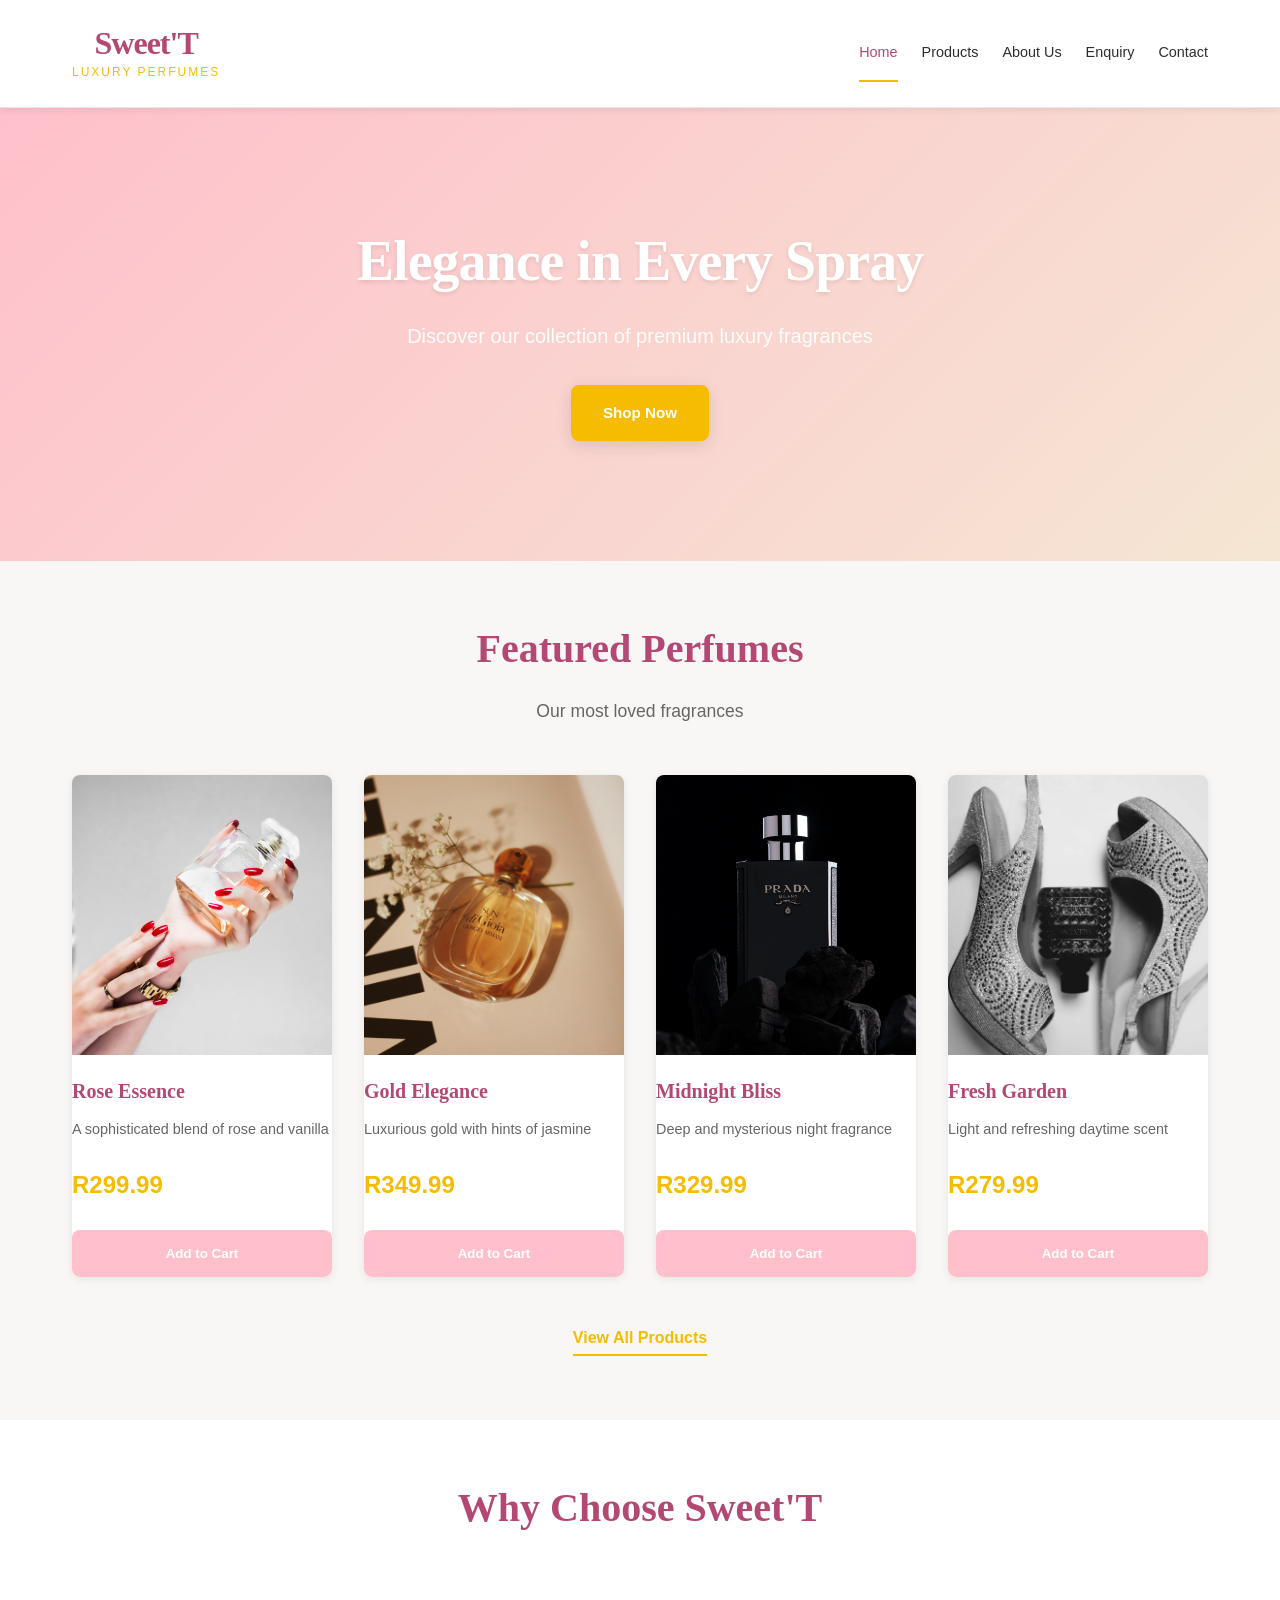
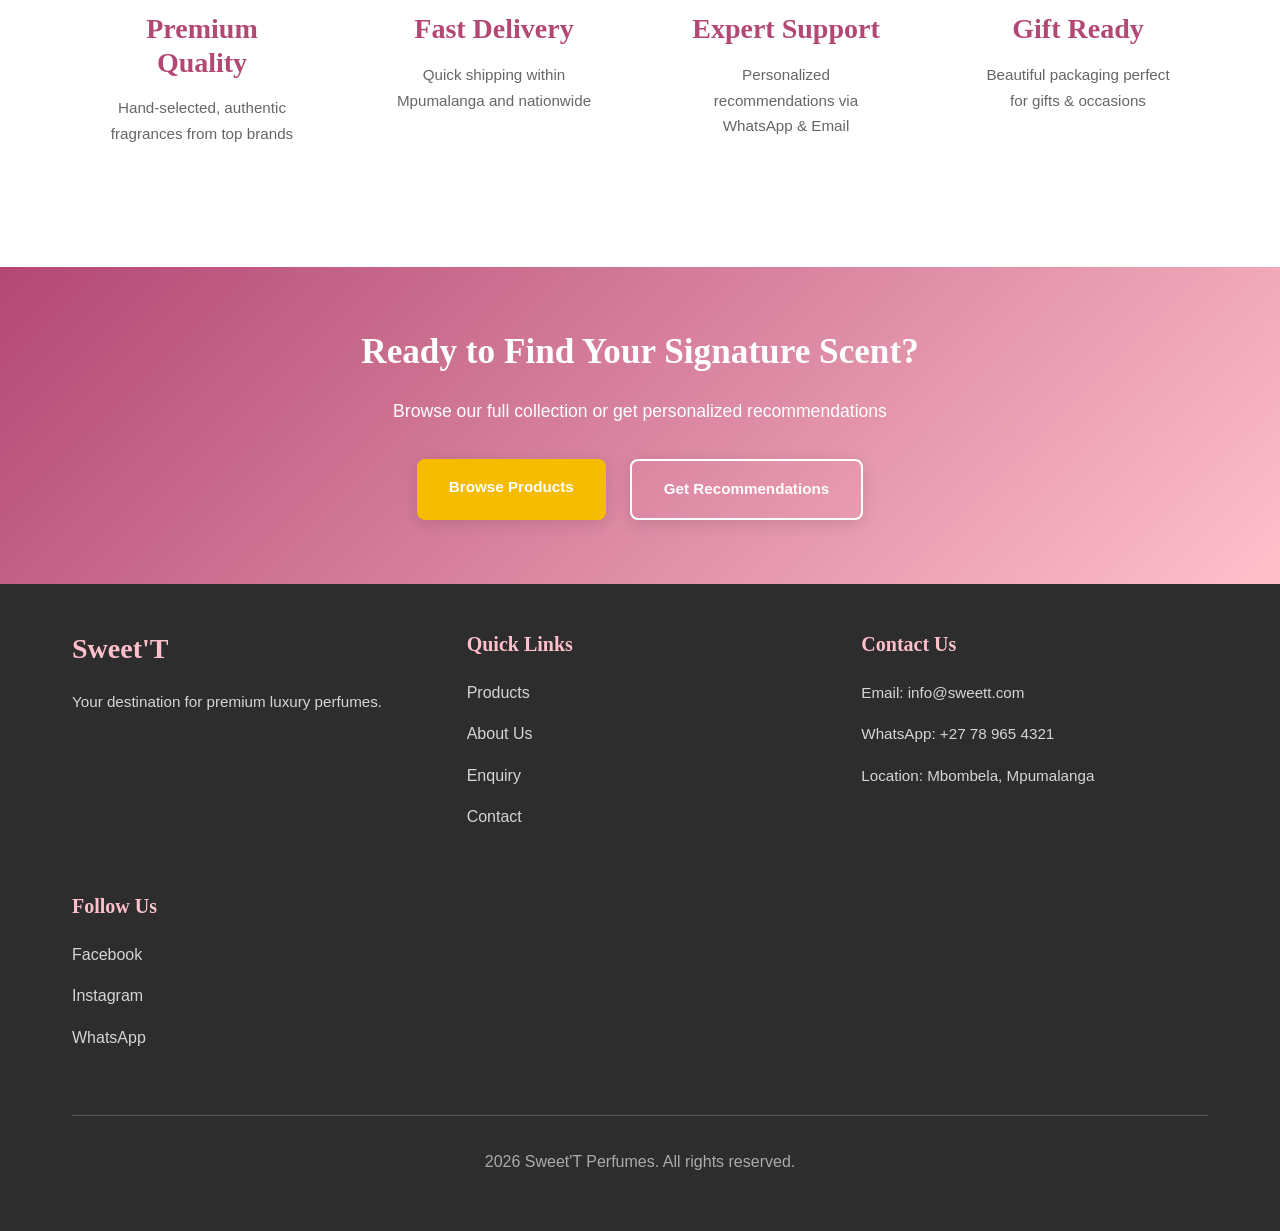
<file: sweet-t website/index.html>
<!DOCTYPE html>
<html lang="en">
<head>
    <meta charset="UTF-8">
    <meta name="viewport" content="width=device-width, initial-scale=1.0">
    <title>Sweet'T - Premium Perfumes | Luxury Fragrances</title>
    <meta name="description" content="Discover Sweet'T luxury perfumes. Premium fragrances for every occasion.">
    <link rel="stylesheet" href="css/styles.css">
</head>
<body>
    <!-- ===== HEADER / NAVIGATION ===== -->
    <header class="header">
        <div class="navbar">
            <div class="container">
                <!-- Logo -->
                <div class="logo">
                    <h1>Sweet'T</h1>
                    <p class="tagline">Luxury Perfumes</p>
                </div>

                <!-- Navigation Menu -->
                <nav class="nav-menu">
                    <a href="index.html" class="nav-link active">Home</a>
                    <a href="products.html" class="nav-link">Products</a>
                    <a href="about_us.html" class="nav-link">About Us</a>
                    <a href="enquiry.html" class="nav-link">Enquiry</a>
                    <a href="contact.html" class="nav-link">Contact</a>
                </nav>

                
                <div class="hamburger">
                    <span></span>
                    <span></span>
                    <span></span>
                </div>
            </div>
        </div>
    </header>

    <!-- ===== HERO SECTION ===== -->
    <section class="hero">
        <div class="hero-content">
            <h1 class="hero-title">Elegance in Every Spray</h1>
            <p class="hero-subtitle">Discover our collection of premium luxury fragrances</p>
            <a href="products.html" class="cta-button">Shop Now</a>
        </div>
    </section>

    <!-- ===== MAIN CONTENT ===== -->
    <main>
        <!-- Featured Products Section -->
        <section class="featured-products">
            <div class="container">
                <h2 class="section-title">Featured Perfumes</h2>
                <p class="section-subtitle">Our most loved fragrances</p>

                <div class="products-grid">
                    <!-- Product Card 1 -->
                    <div class="product-card">
                        <div class="product-image">
                            <img src="images/rose-essnce.jpg" alt="Rose Essence Perfume">
                        </div>
                        <h3 class="product-name">Rose Essence</h3>
                        <p class="product-description">A sophisticated blend of rose and vanilla</p>
                        <p class="product-price">R299.99</p>
                        <button class="add-to-cart">Add to Cart</button>
                    </div>

                    <!-- Product Card 2 -->
                    <div class="product-card">
                        <div class="product-image">
                            <img src="images/gold-elegance.jpg" alt="Gold Elegance Perfume">
                        </div>
                        <h3 class="product-name">Gold Elegance</h3>
                        <p class="product-description">Luxurious gold with hints of jasmine</p>
                        <p class="product-price">R349.99</p>
                        <button class="add-to-cart">Add to Cart</button>
                    </div>

                    <!-- Product Card 3 -->
                    <div class="product-card">
                        <div class="product-image">
                            <img src="images/midnight-bliss.jpg" alt="Midnight Bliss Perfume">
                        </div>
                        <h3 class="product-name">Midnight Bliss</h3>
                        <p class="product-description">Deep and mysterious night fragrance</p>
                        <p class="product-price">R329.99</p>
                        <button class="add-to-cart">Add to Cart</button>
                    </div>

                    <!-- Product Card 4 -->
                    <div class="product-card">
                        <div class="product-image">
                            <img src="images/fresh-garden.jpg" alt="Fresh Garden Perfume">
                        </div>
                        <h3 class="product-name">Fresh Garden</h3>
                        <p class="product-description">Light and refreshing daytime scent</p>
                        <p class="product-price">R279.99</p>
                        <button class="add-to-cart">Add to Cart</button>
                    </div>
                </div>

                <!-- View All Products Link -->
                <div class="view-all">
                    <a href="products.html" class="cta-link">View All Products </a>
                </div>
            </div>
        </section>

        <!-- Why Choose Us Section -->
        <section class="why-us">
            <div class="container">
                <h2 class="section-title">Why Choose Sweet'T</h2>

                <div class="features-grid">
                    <!-- Feature 1 -->
                    <div class="feature">
                        <div class="feature-icon"></div>
                        <h3>Premium Quality</h3>
                        <p>Hand-selected, authentic fragrances from top brands</p>
                    </div>

                    <!-- Feature 2 -->
                    <div class="feature">
                        <div class="feature-icon"></div>
                        <h3>Fast Delivery</h3>
                        <p>Quick shipping within Mpumalanga and nationwide</p>
                    </div>

                    <!-- Feature 3 -->
                    <div class="feature">
                        <div class="feature-icon"></div>
                        <h3>Expert Support</h3>
                        <p>Personalized recommendations via WhatsApp & Email</p>
                    </div>

                    <!-- Feature 4 -->
                    <div class="feature">
                        <div class="feature-icon"></div>
                        <h3>Gift Ready</h3>
                        <p>Beautiful packaging perfect for gifts & occasions</p>
                    </div>
                </div>
            </div>
        </section>

        <!-- Call to Action Section -->
        <section class="cta-section">
            <div class="container">
                <h2>Ready to Find Your Signature Scent?</h2>
                <p>Browse our full collection or get personalized recommendations</p>
                <div class="cta-buttons">
                    <a href="products.html" class="cta-button">Browse Products</a>
                    <a href="enquiry.html" class="cta-button secondary">Get Recommendations</a>
                </div>
            </div>
        </section>
    </main>

    <!-- ===== FOOTER ===== -->
    <footer class="footer">
        <div class="container">
            <div class="footer-content">
                <!-- Footer Column 1 - About -->
                <div class="footer-section">
                    <h3>Sweet'T</h3>
                    <p>Your destination for premium luxury perfumes.</p>
                </div>

                <!-- Footer Column 2 - Quick Links -->
                <div class="footer-section">
                    <h4>Quick Links</h4>
                    <ul>
                        <li><a href="products.html">Products</a></li>
                        <li><a href="about_us.html">About Us</a></li>
                        <li><a href="enquiry.html">Enquiry</a></li>
                        <li><a href="contact.html">Contact</a></li>
                    </ul>
                </div>

                <!-- Footer Column 3 - Contact Info -->
                <div class="footer-section">
                    <h4>Contact Us</h4>
                    <p>Email: info@sweett.com</p>
                    <p>WhatsApp: +27 78 965 4321</p>
                    <p>Location: Mbombela, Mpumalanga</p>
                </div>

                <!-- Footer Column 4 - Social Links -->
                <div class="footer-section">
                    <h4>Follow Us</h4>
                    <ul>
                        <li><a href="#">Facebook</a></li>
                        <li><a href="#">Instagram</a></li>
                        <li><a href="#">WhatsApp</a></li>
                    </ul>
                </div>
            </div>

            <!-- Copyright -->
            <div class="footer-bottom">
                <p> 2026 Sweet'T Perfumes. All rights reserved.</p>
            </div>
        </div>
    </footer>

    <script src="javascript/script" defer></script>

</body>
</html>
</file>
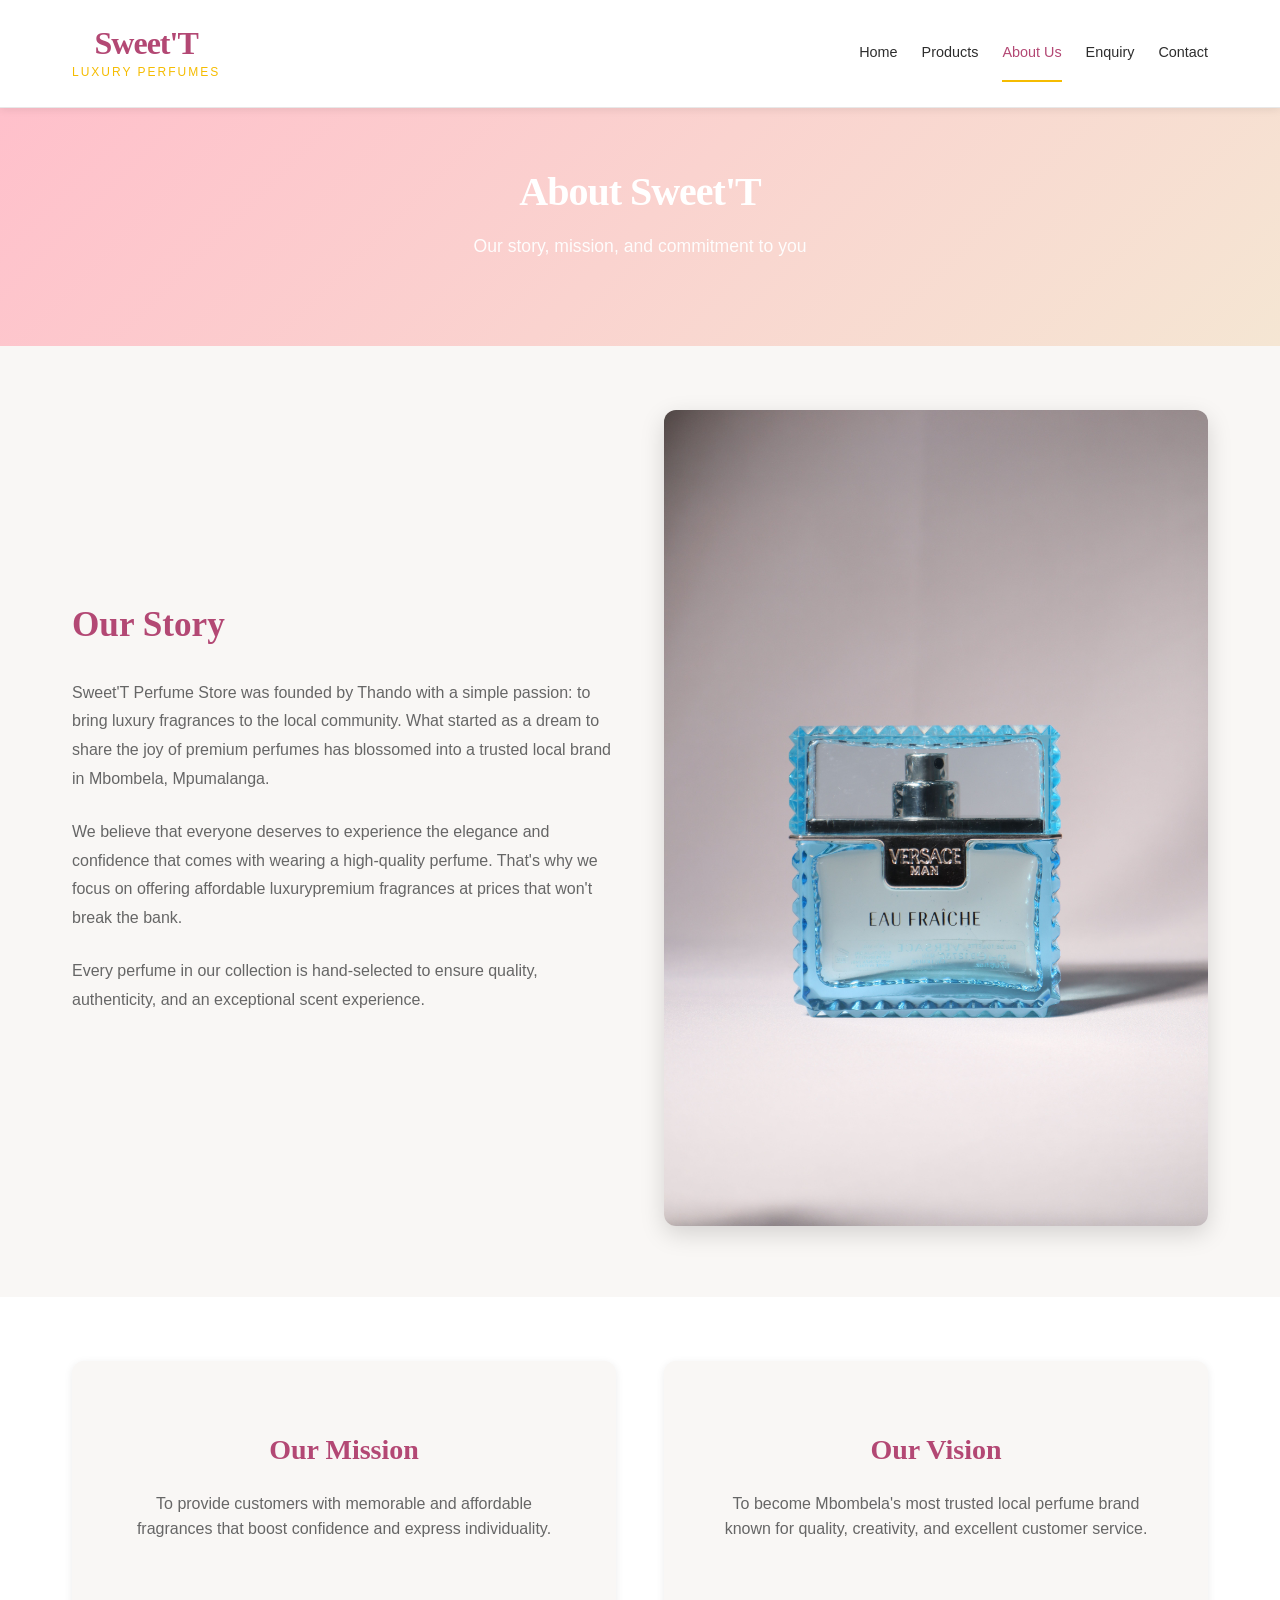
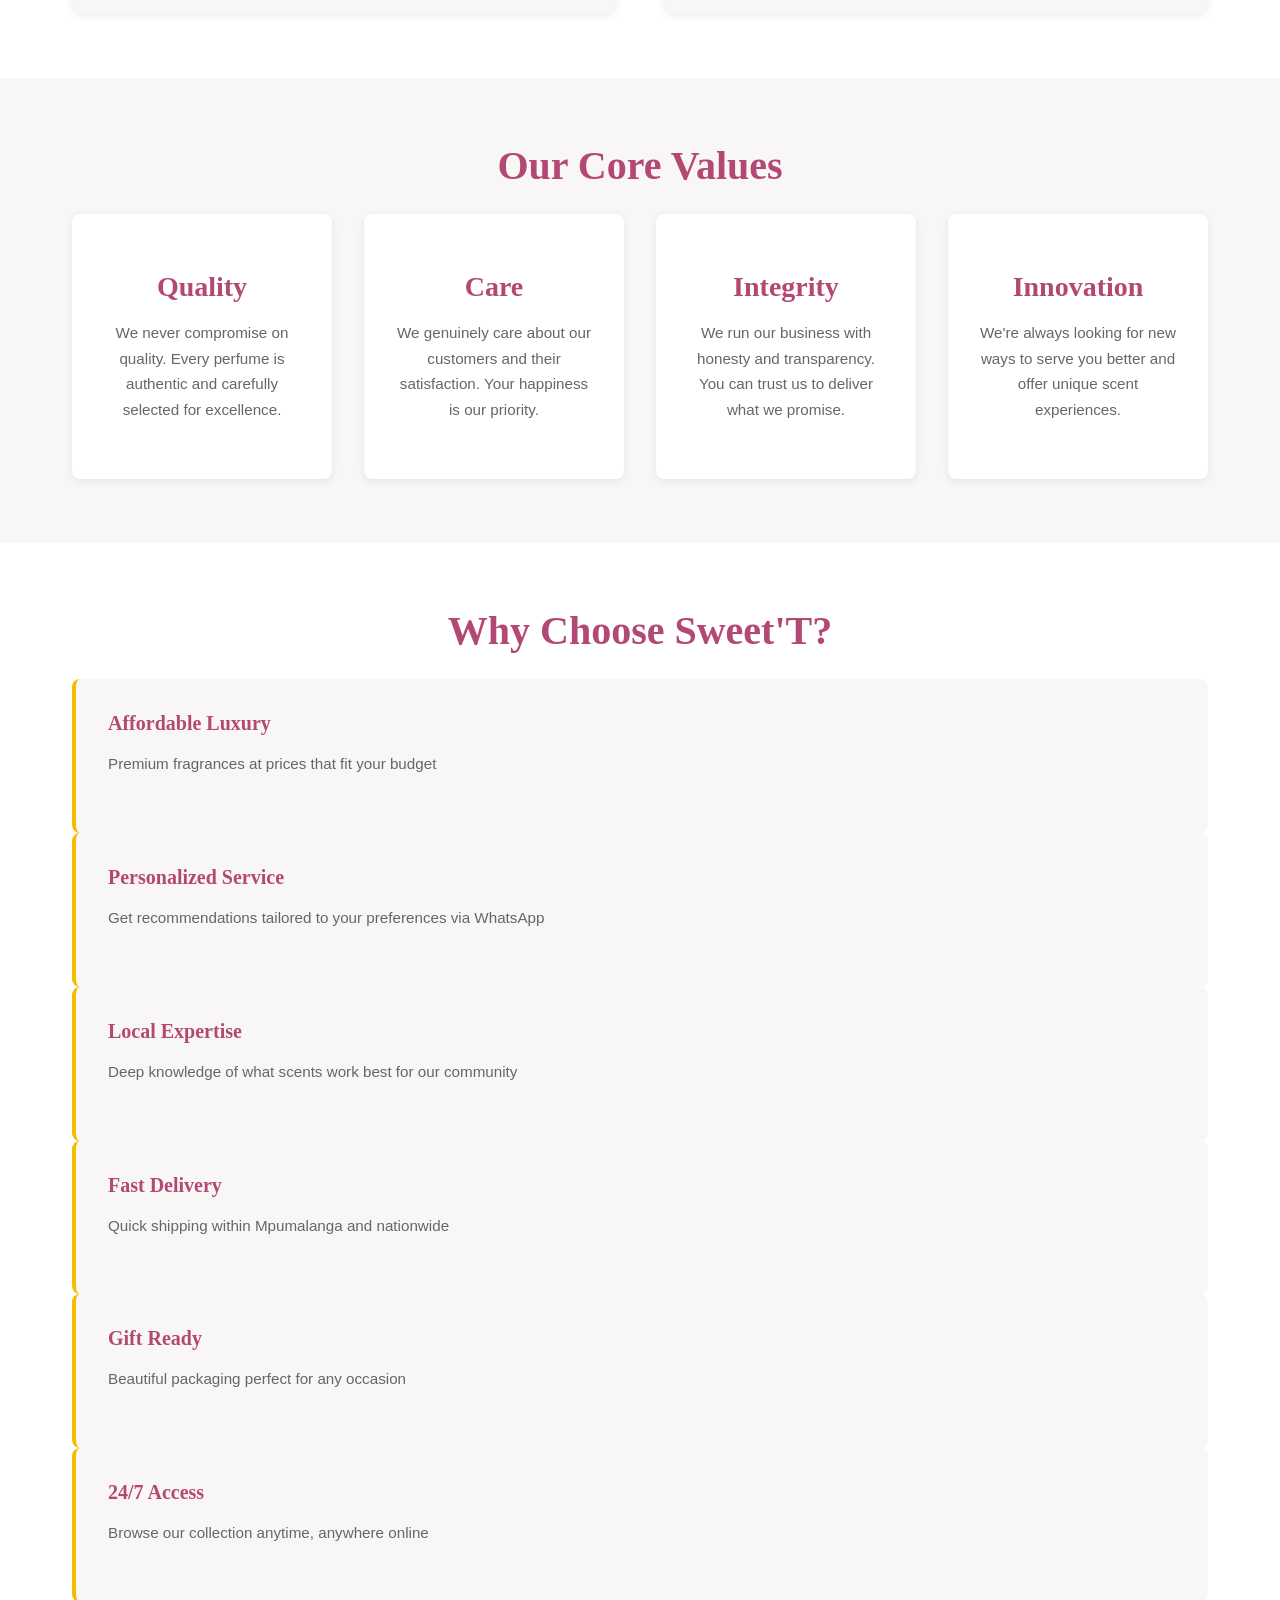
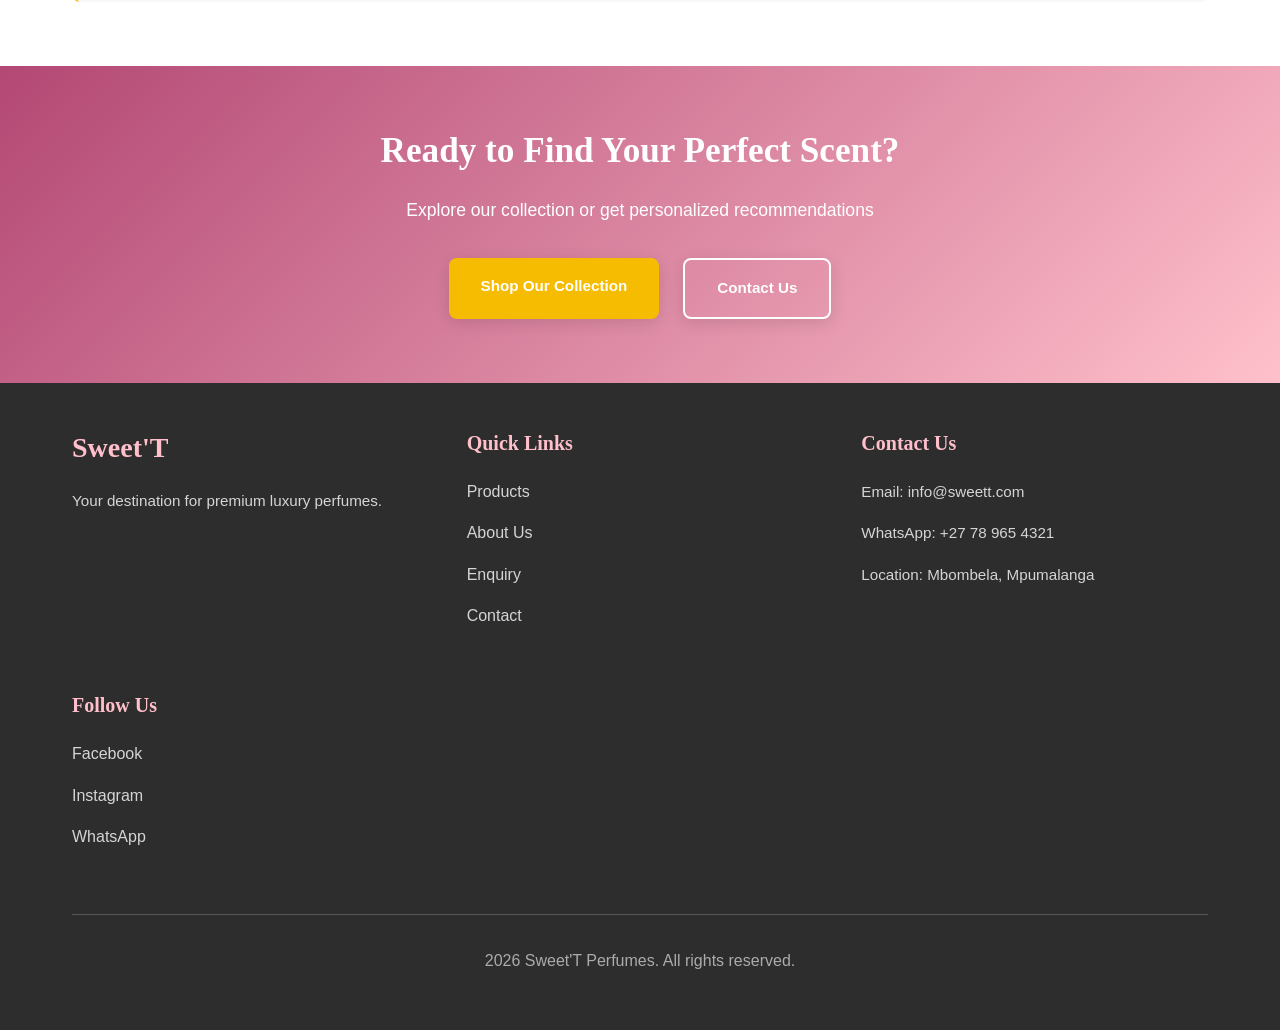
<file: sweet-t website/about_us.html>
<!DOCTYPE html>
<html lang="en">
<head>
    <meta charset="UTF-8">
    <meta name="viewport" content="width=device-width, initial-scale=1.0">
    <title>About Us - Sweet'T Premium Perfumes</title>
    <meta name="description" content="Learn about Sweet'T Perfume Store's mission, vision, and story.">
    <link rel="stylesheet" href="css/styles.css">
</head>
<body>
    <!-- ===== HEADER / NAVIGATION ===== -->
    <header class="header">
        <div class="navbar">
            <div class="container">
                <!-- Logo -->
                <div class="logo">
                    <h1>Sweet'T</h1>
                    <p class="tagline">Luxury Perfumes</p>
                </div>

                <!-- Navigation Menu -->
                <nav class="nav-menu">
                    <a href="index.html" class="nav-link">Home</a>
                    <a href="products.html" class="nav-link">Products</a>
                    <a href="about_us.html" class="nav-link active">About Us</a>
                    <a href="enquiry.html" class="nav-link">Enquiry</a>
                    <a href="contact.html" class="nav-link">Contact</a>
                </nav>

        
                <div class="hamburger">
                    <span></span>
                    <span></span>
                    <span></span>
                </div>
            </div>
        </div>
    </header>

    <!-- ===== PAGE HERO ===== -->
    <section class="page-hero">
        <div class="container">
            <h1>About Sweet'T</h1>
            <p>Our story, mission, and commitment to you</p>
        </div>
    </section>

    <!-- ===== MAIN CONTENT ===== -->
    <main>
        <!-- Our Story Section -->
        <section class="about-section">
            <div class="container">
                <div class="about-content">
                    <div class="about-text">
                        <h2>Our Story</h2>
                        <p>
                            Sweet'T Perfume Store was founded by Thando with a simple passion: 
                            to bring luxury fragrances to the local community. What started as a 
                            dream to share the joy of premium perfumes has blossomed into a trusted 
                            local brand in Mbombela, Mpumalanga.
                        </p>
                        <p>
                            We believe that everyone deserves to experience the elegance and confidence 
                            that comes with wearing a high-quality perfume. That's why we focus on 
                            offering affordable luxurypremium fragrances at prices that won't break the bank.
                        </p>
                        <p>
                            Every perfume in our collection is hand-selected to ensure quality, authenticity, 
                            and an exceptional scent experience.
                        </p>
                    </div>
                    <div class="about-image">
                        <img src="images/about-store.jpg" alt="Sweet'T Perfume Store">
                    </div>
                </div>
            </div>
        </section>

        <!-- Mission & Vision Section -->
        <section class="mission-vision">
            <div class="container">
                <div class="mission-vision-grid">
                    <!-- Mission -->
                    <div class="mission-card">
                        <div class="card-icon"></div>
                        <h3>Our Mission</h3>
                        <p>
                            To provide customers with memorable and affordable fragrances 
                            that boost confidence and express individuality.
                        </p>
                    </div>

                    <!-- Vision -->
                    <div class="vision-card">
                        <div class="card-icon"></div>
                        <h3>Our Vision</h3>
                        <p>
                            To become Mbombela's most trusted local perfume brand known for 
                            quality, creativity, and excellent customer service.
                        </p>
                    </div>
                </div>
            </div>
        </section>

        <!-- Core Values Section -->
        <section class="values-section">
            <div class="container">
                <h2 class="section-title">Our Core Values</h2>

                <div class="values-grid">
                    <!-- Value 1 -->
                    <div class="value-card">
                        <div class="value-icon"></div>
                        <h3>Quality</h3>
                        <p>
                            We never compromise on quality. Every perfume is authentic and 
                            carefully selected for excellence.
                        </p>
                    </div>

                    <!-- Value 2 -->
                    <div class="value-card">
                        <div class="value-icon"></div>
                        <h3>Care</h3>
                        <p>
                            We genuinely care about our customers and their satisfaction. 
                            Your happiness is our priority.
                        </p>
                    </div>

                    <!-- Value 3 -->
                    <div class="value-card">
                        <div class="value-icon"></div>
                        <h3>Integrity</h3>
                        <p>
                            We run our business with honesty and transparency. 
                            You can trust us to deliver what we promise.
                        </p>
                    </div>

                    <!-- Value 4 -->
                    <div class="value-card">
                        <div class="value-icon"></div>
                        <h3>Innovation</h3>
                        <p>
                            We're always looking for new ways to serve you better and 
                            offer unique scent experiences.
                        </p>
                    </div>
                </div>
            </div>
        </section>

        <!-- Why Choose Us Section -->
        <section class="why-choose-us">
            <div class="container">
                <h2 class="section-title">Why Choose Sweet'T?</h2>

                <div class="features-list">
                    <div class="feature-item">
                        <h4> Affordable Luxury</h4>
                        <p>Premium fragrances at prices that fit your budget</p>
                    </div>

                    <div class="feature-item">
                        <h4> Personalized Service</h4>
                        <p>Get recommendations tailored to your preferences via WhatsApp</p>
                    </div>

                    <div class="feature-item">
                        <h4> Local Expertise</h4>
                        <p>Deep knowledge of what scents work best for our community</p>
                    </div>

                    <div class="feature-item">
                        <h4> Fast Delivery</h4>
                        <p>Quick shipping within Mpumalanga and nationwide</p>
                    </div>

                    <div class="feature-item">
                        <h4> Gift Ready</h4>
                        <p>Beautiful packaging perfect for any occasion</p>
                    </div>

                    <div class="feature-item">
                        <h4> 24/7 Access</h4>
                        <p>Browse our collection anytime, anywhere online</p>
                    </div>
                </div>
            </div>
        </section>

        <!-- Call to Action -->
        <section class="cta-section">
            <div class="container">
                <h2>Ready to Find Your Perfect Scent?</h2>
                <p>Explore our collection or get personalized recommendations</p>
                <div class="cta-buttons">
                    <a href="products.html" class="cta-button">Shop Our Collection</a>
                    <a href="enquiry.html" class="cta-button secondary">Contact Us</a>
                </div>
            </div>
        </section>
    </main>

    <!-- ===== FOOTER ===== -->
    <footer class="footer">
        <div class="container">
            <div class="footer-content">
                <!-- Footer Column 1 - About -->
                <div class="footer-section">
                    <h3>Sweet'T</h3>
                    <p>Your destination for premium luxury perfumes.</p>
                </div>

                <!-- Footer Column 2 - Quick Links -->
                <div class="footer-section">
                    <h4>Quick Links</h4>
                    <ul>
                        <li><a href="products.html">Products</a></li>
                        <li><a href="about_us.html">About Us</a></li>
                        <li><a href="enquiry.html">Enquiry</a></li>
                        <li><a href="contact.html">Contact</a></li>
                    </ul>
                </div>

                <!-- Footer Column 3 - Contact Info -->
                <div class="footer-section">
                    <h4>Contact Us</h4>
                    <p>Email: info@sweett.com</p>
                    <p>WhatsApp: +27 78 965 4321</p>
                    <p>Location: Mbombela, Mpumalanga</p>
                </div>

                <!-- Footer Column 4 - Social Links -->
                <div class="footer-section">
                    <h4>Follow Us</h4>
                    <ul>
                        <li><a href="#">Facebook</a></li>
                        <li><a href="#">Instagram</a></li>
                        <li><a href="#">WhatsApp</a></li>
                    </ul>
                </div>
            </div>

            <!-- Copyright -->
            <div class="footer-bottom">
                <p> 2026 Sweet'T Perfumes. All rights reserved.</p>
            </div>
        </div>
    </footer>
    
    <script src="javascript/script" defer></script>
 
</body>
</html>
</file>
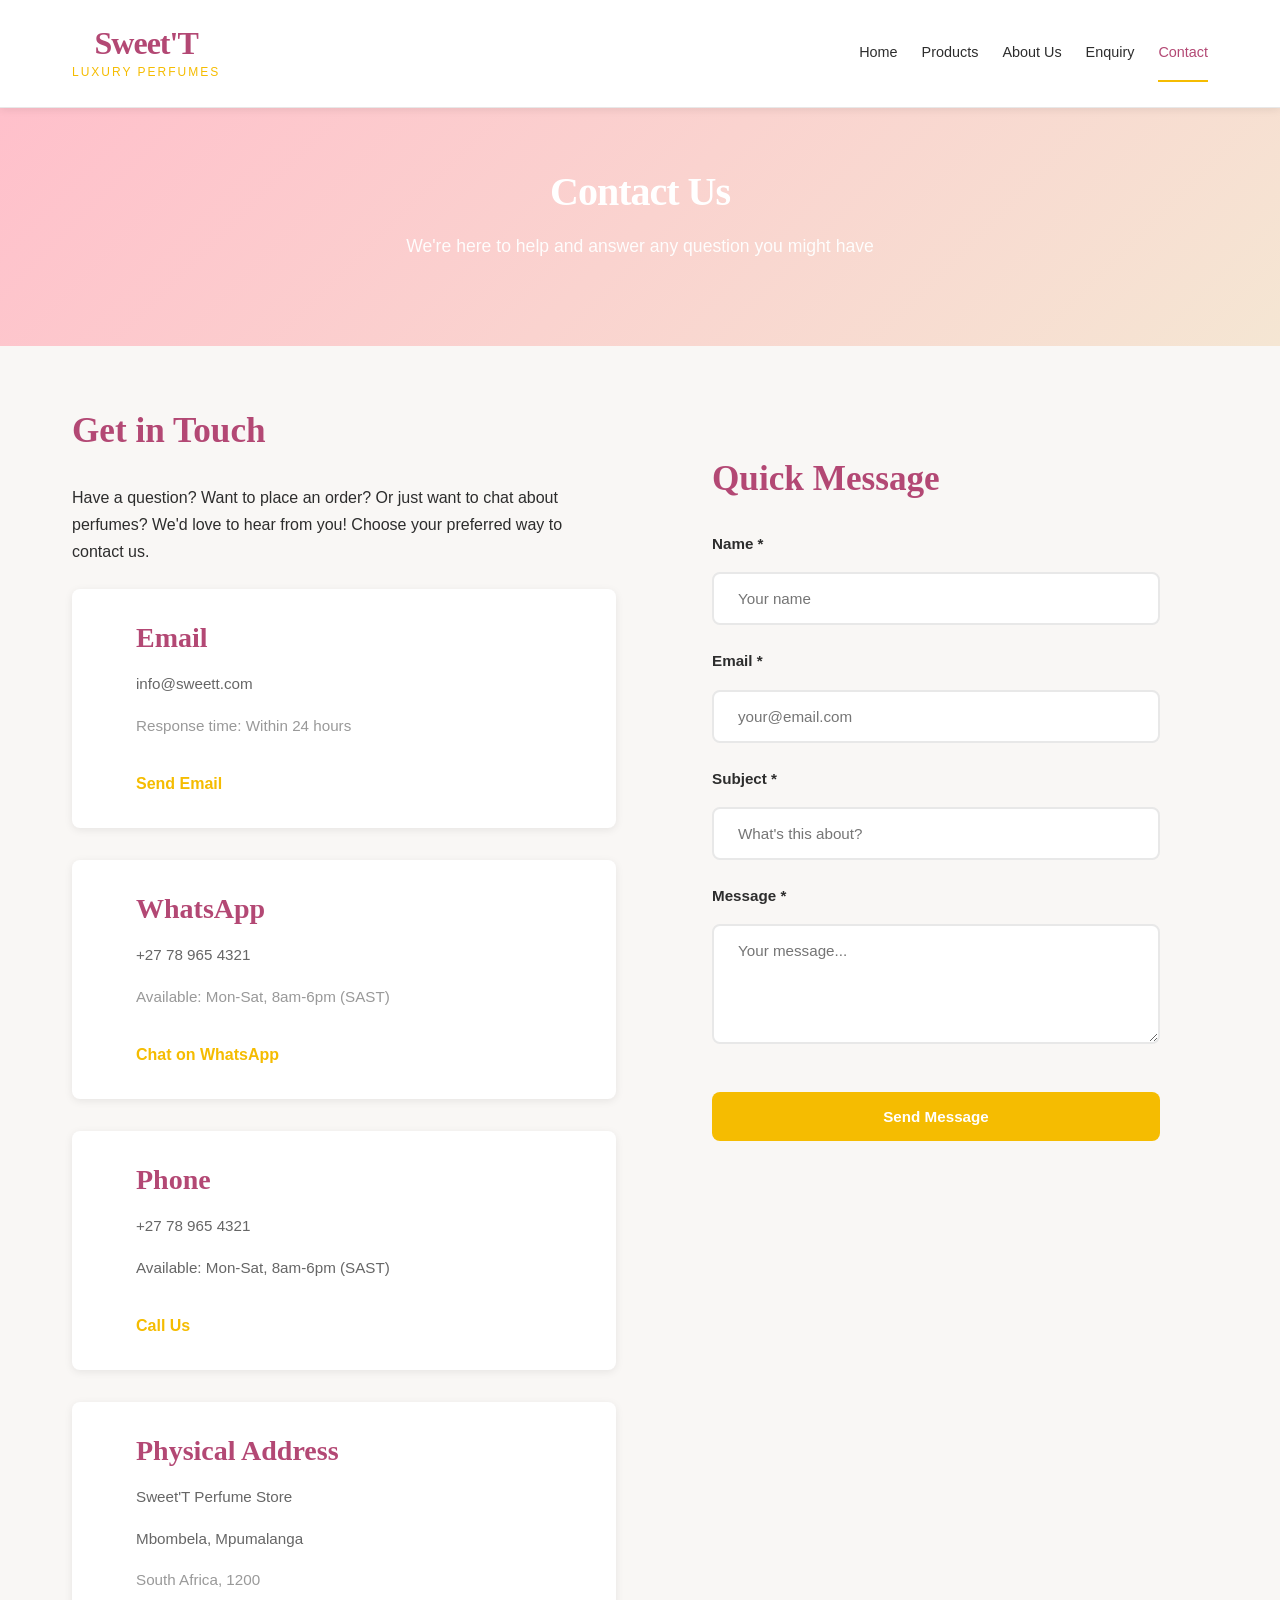
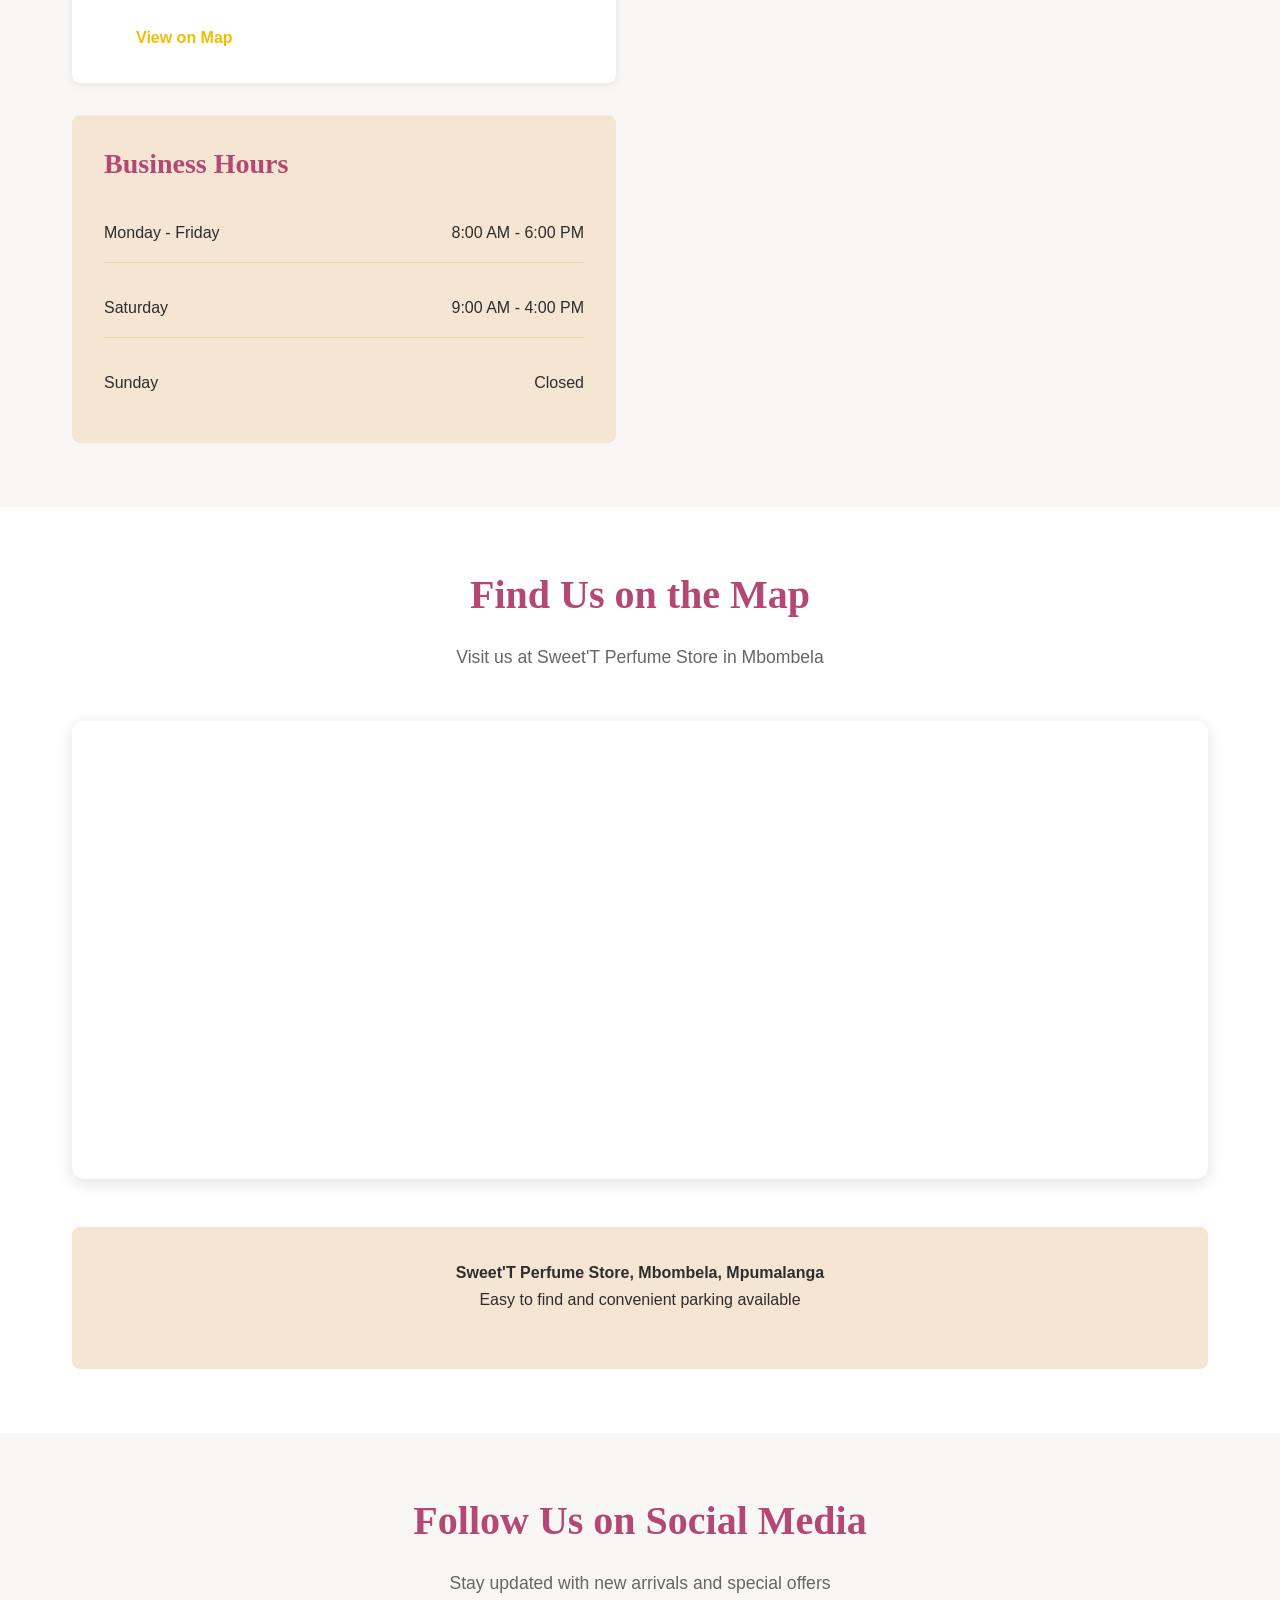
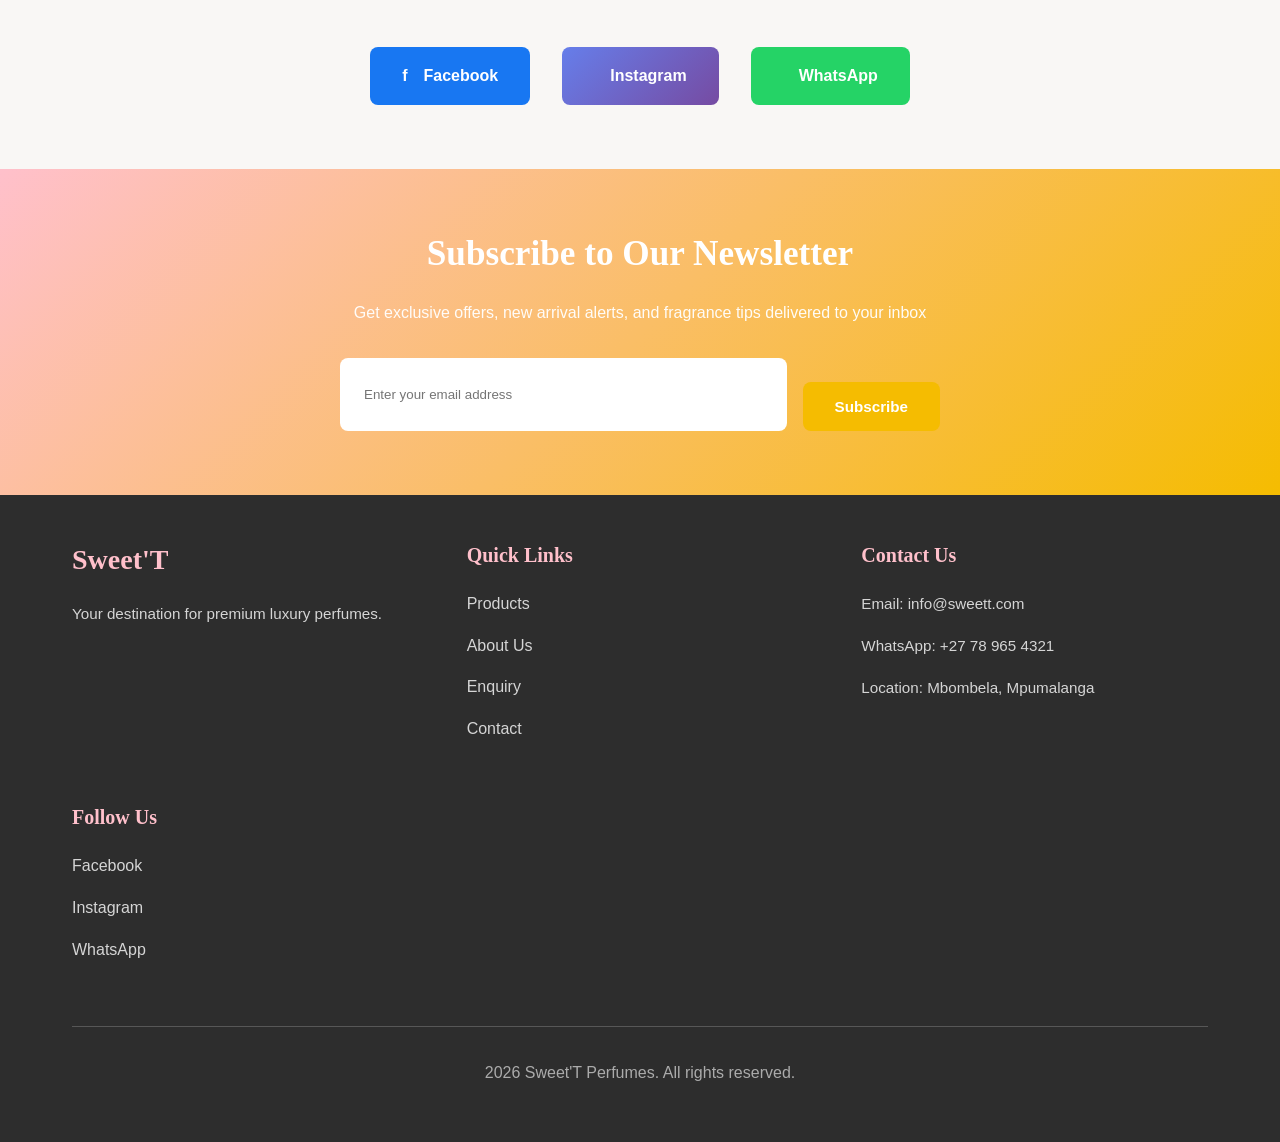
<file: sweet-t website/contact.html>
<!DOCTYPE html>
<html lang="en">
<head>
    <meta charset="UTF-8">
    <meta name="viewport" content="width=device-width, initial-scale=1.0">
    <title>Contact Us - Sweet'T Premium Perfumes</title>
    <meta name="description" content="Contact Sweet'T Perfume Store. Visit us in Mbombela, Mpumalanga. WhatsApp, email, and phone support.">
    <link rel="stylesheet" href="css/styles.css">
</head>
<body>
    <!-- ===== HEADER / NAVIGATION ===== -->
    <header class="header">
        <div class="navbar">
            <div class="container">
                <!-- Logo -->
                <div class="logo">
                    <h1>Sweet'T</h1>
                    <p class="tagline">Luxury Perfumes</p>
                </div>

                <!-- Navigation Menu -->
                <nav class="nav-menu">
                    <a href="index.html" class="nav-link">Home</a>
                    <a href="products.html" class="nav-link">Products</a>
                    <a href="about_us.html" class="nav-link">About Us</a>
                    <a href="enquiry.html" class="nav-link">Enquiry</a>
                    <a href="contact.html" class="nav-link active">Contact</a>
                </nav>

                <!-- Mobile Menu Toggle -->
                <div class="hamburger">
                    <span></span>
                    <span></span>
                    <span></span>
                </div>
            </div>
        </div>
    </header>

    <!-- ===== PAGE HERO ===== -->
    <section class="page-hero">
        <div class="container">
            <h1>Contact Us</h1>
            <p>We're here to help and answer any question you might have</p>
        </div>
    </section>

    <!-- ===== MAIN CONTENT ===== -->
    <main>
        <!-- Contact Info Section -->
        <section class="contact-section">
            <div class="container">
                <div class="contact-wrapper">
                    <!-- Left Column - Contact Information -->
                    <div class="contact-info">
                        <h2>Get in Touch</h2>
                        <p>
                            Have a question? Want to place an order? Or just want to chat about perfumes? 
                            We'd love to hear from you! Choose your preferred way to contact us.
                        </p>

                        <!-- Email -->
                        <div class="contact-item">
                            <div class="contact-icon"></div>
                            <div class="contact-details">
                                <h3>Email</h3>
                                <p>info@sweett.com</p>
                                <p class="contact-meta">Response time: Within 24 hours</p>
                                <a href="mailto:info@sweett.com" class="contact-link">Send Email</a>
                            </div>
                        </div>

                        <!-- WhatsApp -->
                        <div class="contact-item">
                            <div class="contact-icon"></div>
                            <div class="contact-details">
                                <h3>WhatsApp</h3>
                                <p>+27 78 965 4321</p>
                                <p class="contact-meta">Available: Mon-Sat, 8am-6pm (SAST)</p>
                                <a href="https://wa.me/27 78 965 4321" class="contact-link" target="_blank">Chat on WhatsApp</a>
                            </div>
                        </div>

                        <!-- Phone -->
                        <div class="contact-item">
                            <div class="contact-icon"></div>
                            <div class="contact-details">
                                <h3>Phone</h3>
                                <p>+27 78 965 4321</p>
                                <p class="contact-thando">Available: Mon-Sat, 8am-6pm (SAST)</p>
                                <a href="tel:+2778 965 4321" class="contact-link">Call Us</a>
                            </div>
                        </div>

                        <!-- Physical Address -->
                        <div class="contact-item">
                            <div class="contact-icon"></div>
                            <div class="contact-details">
                                <h3>Physical Address</h3>
                                <p>Sweet'T Perfume Store</p>
                                <p>Mbombela, Mpumalanga</p>
                                <p class="contact-meta">South Africa, 1200</p>
                                <a href="#map" class="contact-link">View on Map</a>
                            </div>
                        </div>

                        <!-- Business Hours -->
                        <div class="business-hours">
                            <h3>Business Hours</h3>
                            <div class="hours-list">
                                <div class="hour-item">
                                    <span>Monday - Friday</span>
                                    <span>8:00 AM - 6:00 PM</span>
                                </div>
                                <div class="hour-item">
                                    <span>Saturday</span>
                                    <span>9:00 AM - 4:00 PM</span>
                                </div>
                                <div class="hour-item">
                                    <span>Sunday</span>
                                    <span>Closed</span>
                                </div>
                            </div>
                        </div>
                    </div>

                    <!-- Right Column - Quick Contact Form -->
                    <div class="quick-contact">
                        <h2>Quick Message</h2>
                        <form class="quick-form" id="quickContactForm" method="POST" action="#submit">
                            <!-- Name -->
                            <div class="form-group">
                                <label for="qname">Name *</label>
                                <input 
                                    type="text" 
                                    id="qname" 
                                    name="name" 
                                    required 
                                    placeholder="Your name"
                                >
                            </div>

                            <!-- Email -->
                            <div class="form-group">
                                <label for="qemail">Email *</label>
                                <input 
                                    type="email" 
                                    id="qemail" 
                                    name="email" 
                                    required 
                                    placeholder="your@email.com"
                                >
                            </div>

                            <!-- Subject -->
                            <div class="form-group">
                                <label for="subject">Subject *</label>
                                <input 
                                    type="text" 
                                    id="subject" 
                                    name="subject" 
                                    required 
                                    placeholder="What's this about?"
                                >
                            </div>

                            <!-- Message -->
                            <div class="form-group">
                                <label for="qmessage">Message *</label>
                                <textarea 
                                    id="qmessage" 
                                    name="message" 
                                    rows="4" 
                                    required 
                                    placeholder="Your message..."
                                ></textarea>
                            </div>

                            <!-- Submit -->
                            <button type="submit" class="submit-btn">Send Message</button>
                        </form>
                    </div>
                </div>
            </div>
        </section>

        <!-- Map Section -->
        <section class="map-section" id="map">
            <div class="container">
                <h2 class="section-title">Find Us on the Map</h2>
                <p class="section-subtitle">Visit us at Sweet'T Perfume Store in Mbombela</p>

                <!-- Embedded Google Map -->
                <div class="map-container">
                    <iframe 
                        src="https://www.google.com/maps/embed?pb=!1m18!1m12!1m3!1d3628.999999999999!2d30.9700!3d-25.4500!2m3!1f0!2f0!3f0!3m2!1i1024!2i768!4f13.1!3m3!1m2!1s0x0%3A0x0!2zMjXCsDI3JzAwLjAiUyAzMMKwNTgnMTIuMCJF!5e0!3m2!1sen!2sza!4v1234567890000"
                        width="100%" 
                        height="450" 
                        style="border:0;" 
                        allowfullscreen="" 
                        loading="lazy" 
                        referrerpolicy="no-referrer-when-downgrade">
                    </iframe>
                </div>

                <div class="map-info">
                    <p>
                         <strong>Sweet'T Perfume Store, Mbombela, Mpumalanga</strong><br>
                        Easy to find and convenient parking available
                    </p>
                </div>
            </div>
        </section>

        <!-- Social Media Section -->
        <section class="social-section">
            <div class="container">
                <h2 class="section-title">Follow Us on Social Media</h2>
                <p class="section-subtitle">Stay updated with new arrivals and special offers</p>

                <div class="social-links">
                    <a href="#" class="social-btn facebook">
                        <span>f</span>
                        Facebook
                    </a>
                    <a href="#" class="social-btn instagram">
                        <span></span>
                        Instagram
                    </a>
                    <a href="https://wa.me/27 78 965 4321" class="social-btn whatsapp" target="_blank">
                        <span></span>
                        WhatsApp
                    </a>
                </div>
            </div>
        </section>

        <!-- Newsletter Signup -->
        <section class="newsletter-section">
            <div class="container">
                <div class="newsletter-content">
                    <h2>Subscribe to Our Newsletter</h2>
                    <p>Get exclusive offers, new arrival alerts, and fragrance tips delivered to your inbox</p>

                    <form class="newsletter-form" id="newsletterForm">
                        <input 
                            type="email" 
                            placeholder="Enter your email address" 
                            required
                        >
                        <button type="submit" class="submit-btn">Subscribe</button>
                    </form>
                </div>
            </div>
        </section>
    </main>

    <!-- ===== FOOTER ===== -->
    <footer class="footer">
        <div class="container">
            <div class="footer-content">
                <!-- Footer Column 1 - About -->
                <div class="footer-section">
                    <h3>Sweet'T</h3>
                    <p>Your destination for premium luxury perfumes.</p>
                </div>

                <!-- Footer Column 2 - Quick Links -->
                <div class="footer-section">
                    <h4>Quick Links</h4>
                    <ul>
                        <li><a href="products.html">Products</a></li>
                        <li><a href="about_us.html">About Us</a></li>
                        <li><a href="enquiry.html">Enquiry</a></li>
                        <li><a href="contact.html">Contact</a></li>
                    </ul>
                </div>

                <!-- Footer Column 3 - Contact Info -->
                <div class="footer-section">
                    <h4>Contact Us</h4>
                    <p>Email: info@sweett.com</p>
                    <p>WhatsApp: +27 78 965 4321</p>
                    <p>Location: Mbombela, Mpumalanga</p>
                </div>

                <!-- Footer Column 4 - Social Links -->
                <div class="footer-section">
                    <h4>Follow Us</h4>
                    <ul>
                        <li><a href="#">Facebook</a></li>
                        <li><a href="#">Instagram</a></li>
                        <li><a href="#">WhatsApp</a></li>
                    </ul>
                </div>
            </div>

            <!-- Copyright -->
            <div class="footer-bottom">
                <p> 2026 Sweet'T Perfumes. All rights reserved.</p>
            </div>
        </div>
    </footer>

    <script src="javascript/script" defer></script>

</body>
</html>
</file>
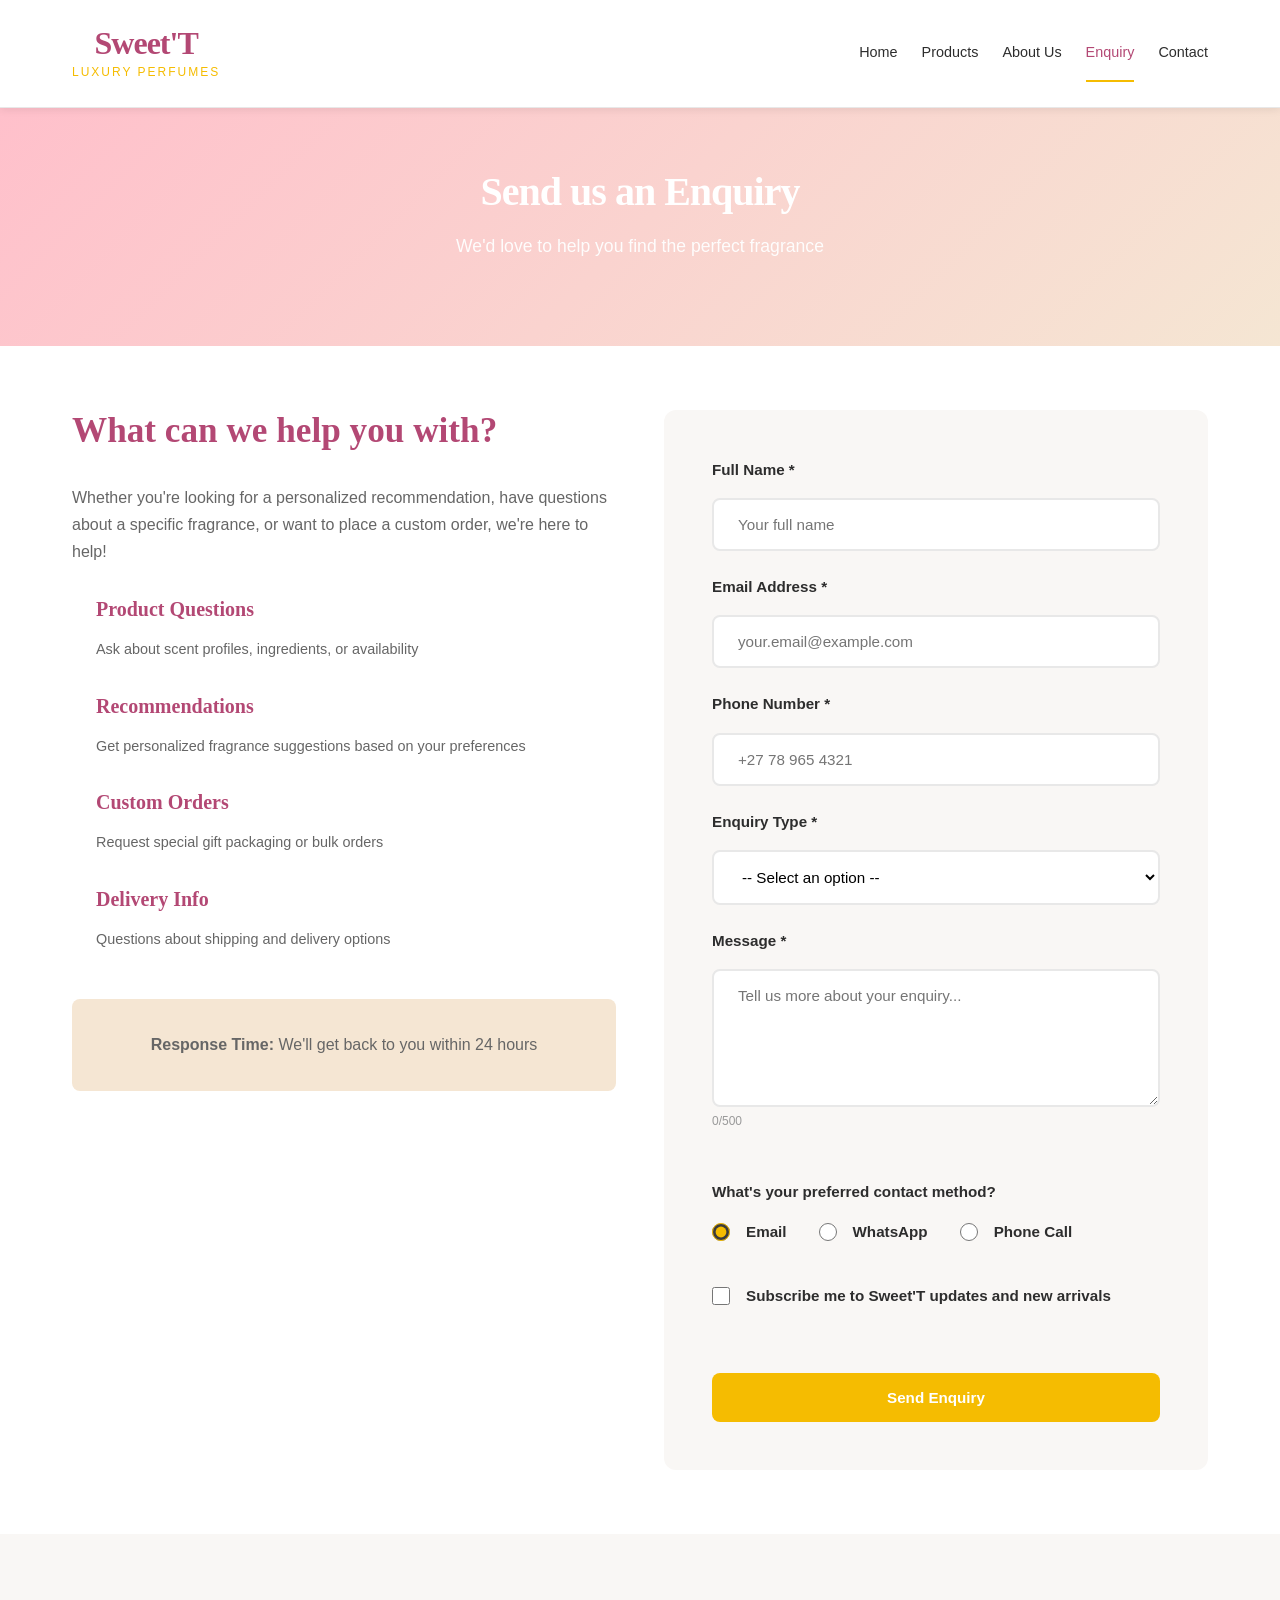
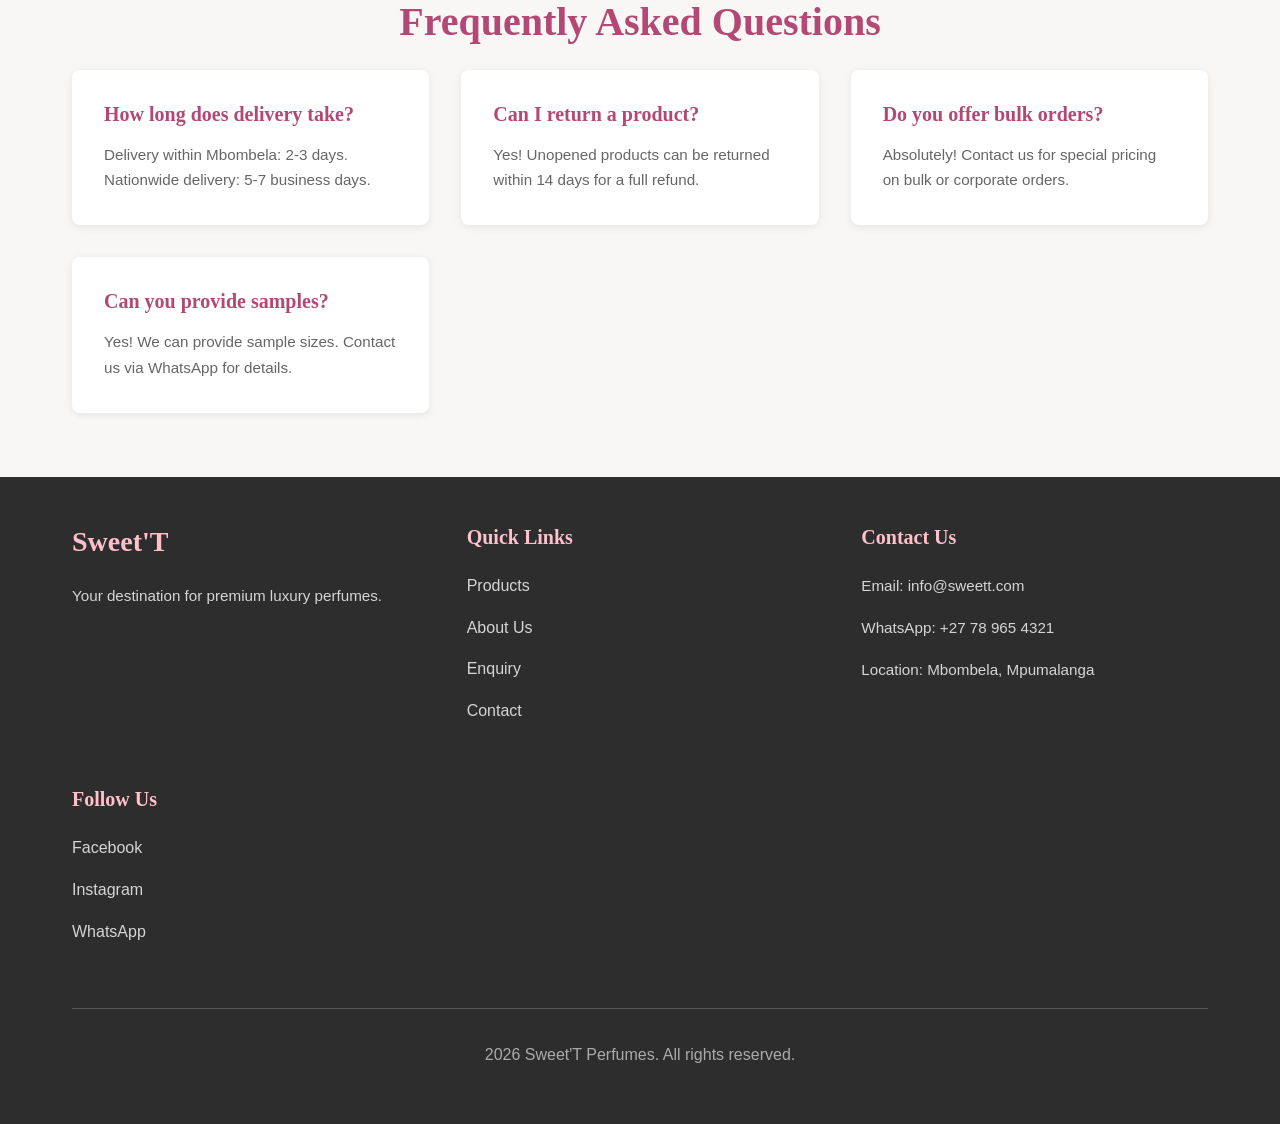
<file: sweet-t website/enquiry.html>
<!DOCTYPE html>
<html lang="en">
<head>
    <meta charset="UTF-8">
    <meta name="viewport" content="width=device-width, initial-scale=1.0">
    <title>Enquiry - Sweet'T Premium Perfumes</title>
    <meta name="description" content="Send us an enquiry. Get personalized perfume recommendations and custom order information.">
    <link rel="stylesheet" href="css/styles.css">
</head>
<body>
    <!-- ===== HEADER / NAVIGATION ===== -->
    <header class="header">
        <div class="navbar">
            <div class="container">
                <!-- Logo -->
                <div class="logo">
                    <h1>Sweet'T</h1>
                    <p class="tagline">Luxury Perfumes</p>
                </div>

                <!-- Navigation Menu -->
                <nav class="nav-menu">
                    <a href="index.html" class="nav-link">Home</a>
                    <a href="products.html" class="nav-link">Products</a>
                    <a href="about_us.html" class="nav-link">About Us</a>
                    <a href="enquiry.html" class="nav-link active">Enquiry</a>
                    <a href="contact.html" class="nav-link">Contact</a>
                </nav>

               
                <div class="hamburger">
                    <span></span>
                    <span></span>
                    <span></span>
                </div>
            </div>
        </div>
    </header>

    <!-- ===== PAGE HERO ===== -->
    <section class="page-hero">
        <div class="container">
            <h1>Send us an Enquiry</h1>
            <p>We'd love to help you find the perfect fragrance</p>
        </div>
    </section>

    <!-- ===== MAIN CONTENT ===== -->
    <main>
        <section class="enquiry-section">
            <div class="container">
                <div class="enquiry-wrapper">
                    <!-- Left Column - Form Info -->
                    <div class="enquiry-info">
                        <h2>What can we help you with?</h2>
                        <p>
                            Whether you're looking for a personalized recommendation, 
                            have questions about a specific fragrance, or want to place 
                            a custom order, we're here to help!
                        </p>

                        <div class="info-list">
                            <div class="info-item">
                                <span class="info-icon"></span>
                                <div>
                                    <h4>Product Questions</h4>
                                    <p>Ask about scent profiles, ingredients, or availability</p>
                                </div>
                            </div>

                            <div class="info-item">
                                <span class="info-icon"></span>
                                <div>
                                    <h4>Recommendations</h4>
                                    <p>Get personalized fragrance suggestions based on your preferences</p>
                                </div>
                            </div>

                            <div class="info-item">
                                <span class="info-icon"></span>
                                <div>
                                    <h4>Custom Orders</h4>
                                    <p>Request special gift packaging or bulk orders</p>
                                </div>
                            </div>

                            <div class="info-item">
                                <span class="info-icon"></span>
                                <div>
                                    <h4>Delivery Info</h4>
                                    <p>Questions about shipping and delivery options</p>
                                </div>
                            </div>
                        </div>

                        <div class="response-time">
                            <p><strong> Response Time:</strong> We'll get back to you within 24 hours</p>
                        </div>
                    </div>

                    <!-- Right Column - Form -->
                    <div class="enquiry-form-wrapper">
                        <form class="enquiry-form" id="enquiryForm" method="POST" action="#submit">
                            <!-- Name Field -->
                            <div class="form-group">
                                <label for="name">Full Name *</label>
                                <input 
                                    type="text" 
                                    id="name" 
                                    name="name" 
                                    required 
                                    placeholder="Your full name"
                                >
                                <span class="error-message" id="nameError"></span>
                            </div>

                            <!-- Email Field -->
                            <div class="form-group">
                                <label for="email">Email Address *</label>
                                <input 
                                    type="email" 
                                    id="email" 
                                    name="email" 
                                    required 
                                    placeholder="your.email@example.com"
                                >
                                <span class="error-message" id="emailError"></span>
                            </div>

                            <!-- Phone Field -->
                            <div class="form-group">
                                <label for="phone">Phone Number *</label>
                                <input 
                                    type="tel" 
                                    id="phone" 
                                    name="phone" 
                                    required 
                                    placeholder="+27 78 965 4321"
                                >
                                <span class="error-message" id="phoneError"></span>
                            </div>

                            <!-- Enquiry Type -->
                            <div class="form-group">
                                <label for="enquiryType">Enquiry Type *</label>
                                <select id="enquiryType" name="enquiryType" required>
                                    <option value="">-- Select an option --</option>
                                    <option value="recommendation">Get Recommendations</option>
                                    <option value="product-question">Product Question</option>
                                    <option value="custom-order">Custom Order</option>
                                    <option value="delivery">Delivery Information</option>
                                    <option value="other">Other</option>
                                </select>
                                <span class="error-message" id="enquiryTypeError"></span>
                            </div>

                            <!-- Message Field -->
                            <div class="form-group">
                                <label for="message">Message *</label>
                                <textarea 
                                    id="message" 
                                    name="message" 
                                    rows="6" 
                                    required 
                                    placeholder="Tell us more about your enquiry..."
                                ></textarea>
                                <span class="error-message" id="messageError"></span>
                                <p class="character-count"><span id="charCount">0</span>/500</p>
                            </div>

                            <!-- Preferences -->
                            <div class="form-group">
                                <label>What's your preferred contact method?</label>
                                <div class="radio-group">
                                    <label class="radio-label">
                                        <input type="radio" name="contact-method" value="email" checked>
                                        Email
                                    </label>
                                    <label class="radio-label">
                                        <input type="radio" name="contact-method" value="whatsapp">
                                        WhatsApp
                                    </label>
                                    <label class="radio-label">
                                        <input type="radio" name="contact-method" value="phone">
                                        Phone Call
                                    </label>
                                </div>
                            </div>

                            <!-- Checkbox -->
                            <div class="form-group checkbox-group">
                                <label class="checkbox-label">
                                    <input type="checkbox" name="newsletter" value="yes">
                                    Subscribe me to Sweet'T updates and new arrivals
                                </label>
                            </div>

                            <!-- Submit Button -->
                            <button type="submit" class="submit-btn">Send Enquiry</button>

                            <!-- Success Message -->
                            <div class="success-message" id="successMessage" style="display: none;">
                                <p> Thank you! Your enquiry has been sent successfully. We'll be in touch within 24 hours.</p>
                            </div>
                        </form>
                    </div>
                </div>
            </div>
        </section>

        <!-- FAQ Section -->
        <section class="faq-section">
            <div class="container">
                <h2 class="section-title">Frequently Asked Questions</h2>

                <div class="faq-grid">
                    <div class="faq-item">
                        <h4>How long does delivery take?</h4>
                        <p>Delivery within Mbombela: 2-3 days. Nationwide delivery: 5-7 business days.</p>
                    </div>

                    <div class="faq-item">
                        <h4>Can I return a product?</h4>
                        <p>Yes! Unopened products can be returned within 14 days for a full refund.</p>
                    </div>

                    <div class="faq-item">
                        <h4>Do you offer bulk orders?</h4>
                        <p>Absolutely! Contact us for special pricing on bulk or corporate orders.</p>
                    </div>

                    <div class="faq-item">
                        <h4>Can you provide samples?</h4>
                        <p>Yes! We can provide sample sizes. Contact us via WhatsApp for details.</p>
                    </div>
                </div>
            </div>
        </section>
    </main>

    <!-- ===== FOOTER ===== -->
    <footer class="footer">
        <div class="container">
            <div class="footer-content">
                <!-- Footer Column 1 - About -->
                <div class="footer-section">
                    <h3>Sweet'T</h3>
                    <p>Your destination for premium luxury perfumes.</p>
                </div>

                <!-- Footer Column 2 - Quick Links -->
                <div class="footer-section">
                    <h4>Quick Links</h4>
                    <ul>
                        <li><a href="products.html">Products</a></li>
                        <li><a href="about_us.html">About Us</a></li>
                        <li><a href="enquiry.html">Enquiry</a></li>
                        <li><a href="contact.html">Contact</a></li>
                    </ul>
                </div>

                <!-- Footer Column 3 - Contact Info -->
                <div class="footer-section">
                    <h4>Contact Us</h4>
                    <p>Email: info@sweett.com</p>
                    <p>WhatsApp: +27 78 965 4321</p>
                    <p>Location: Mbombela, Mpumalanga</p>
                </div>

                <!-- Footer Column 4 - Social Links -->
                <div class="footer-section">
                    <h4>Follow Us</h4>
                    <ul>
                        <li><a href="#">Facebook</a></li>
                        <li><a href="#">Instagram</a></li>
                        <li><a href="#">WhatsApp</a></li>
                    </ul>
                </div>
            </div>

            <!-- Copyright -->
            <div class="footer-bottom">
                <p> 2026 Sweet'T Perfumes. All rights reserved.</p>
            </div>
        </div>
    </footer>

    <script src="javascript/script" defer></script>

</body>
</html>
</file>
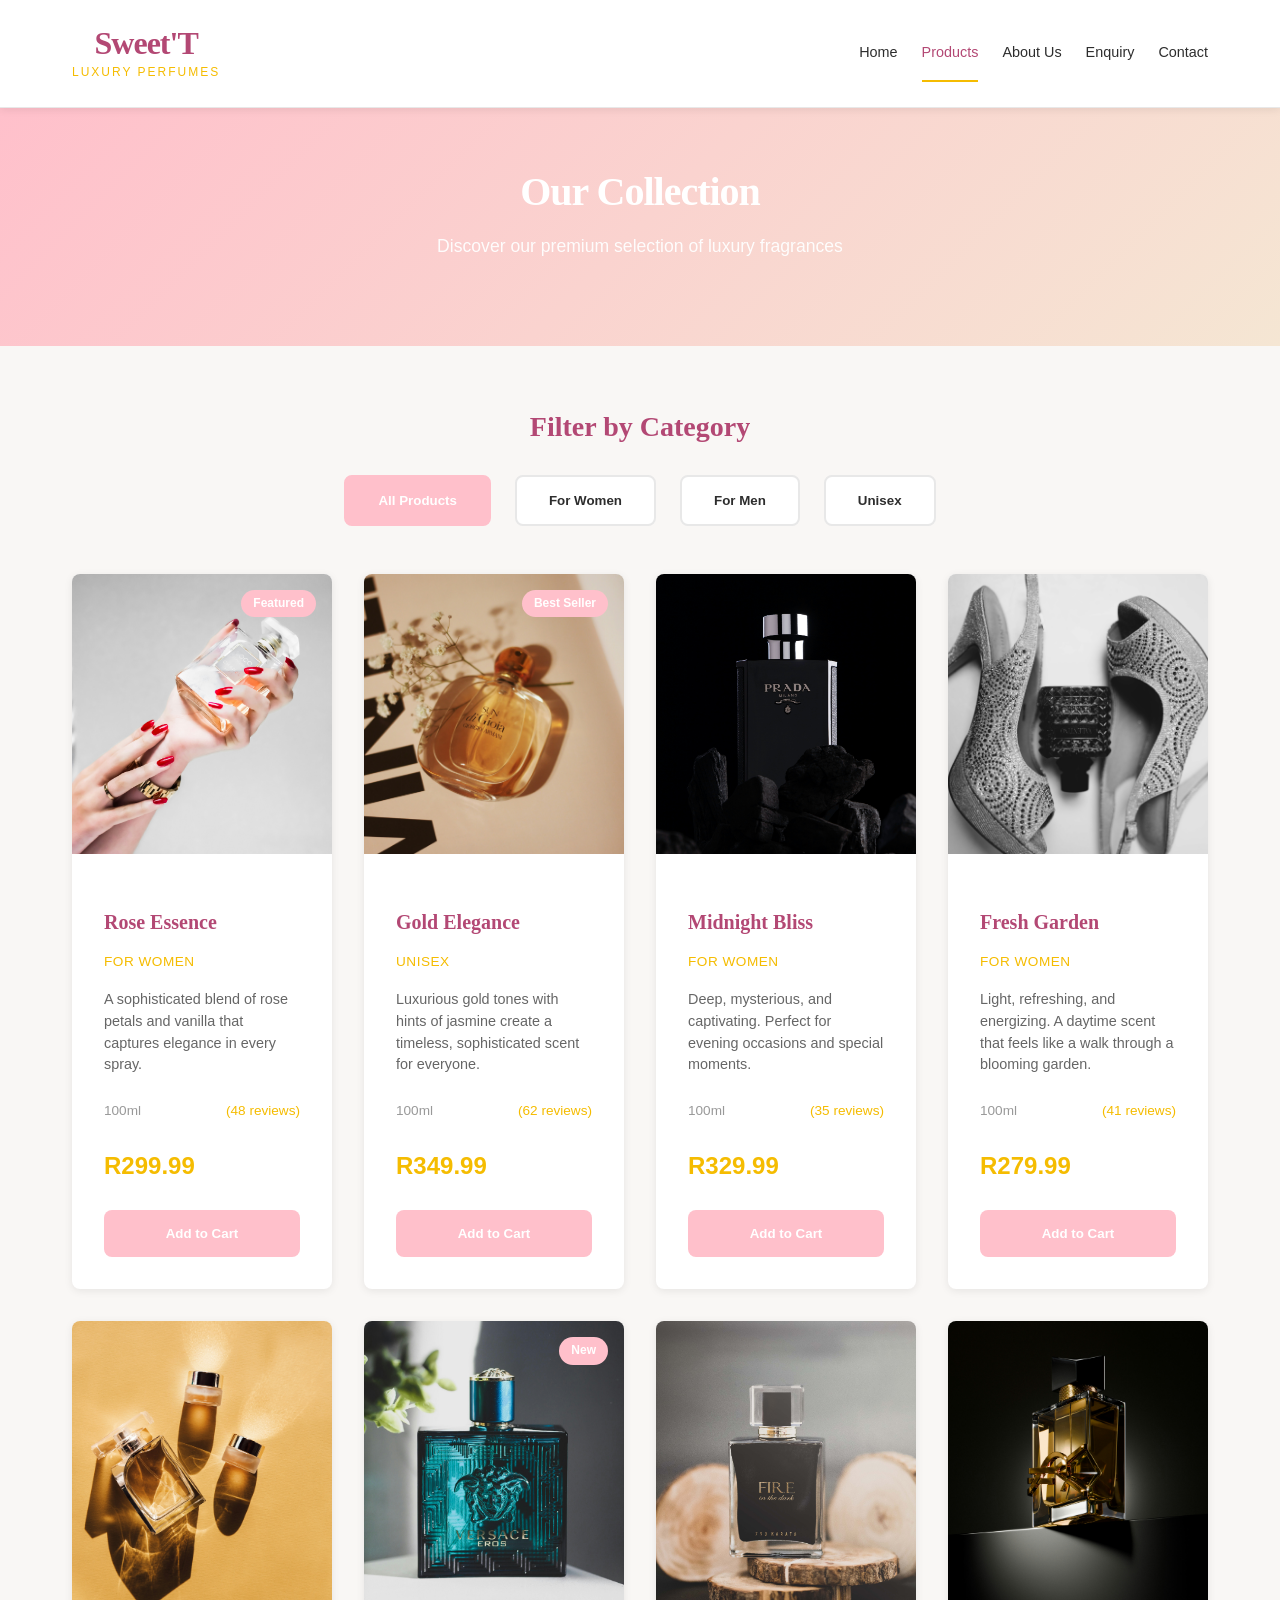
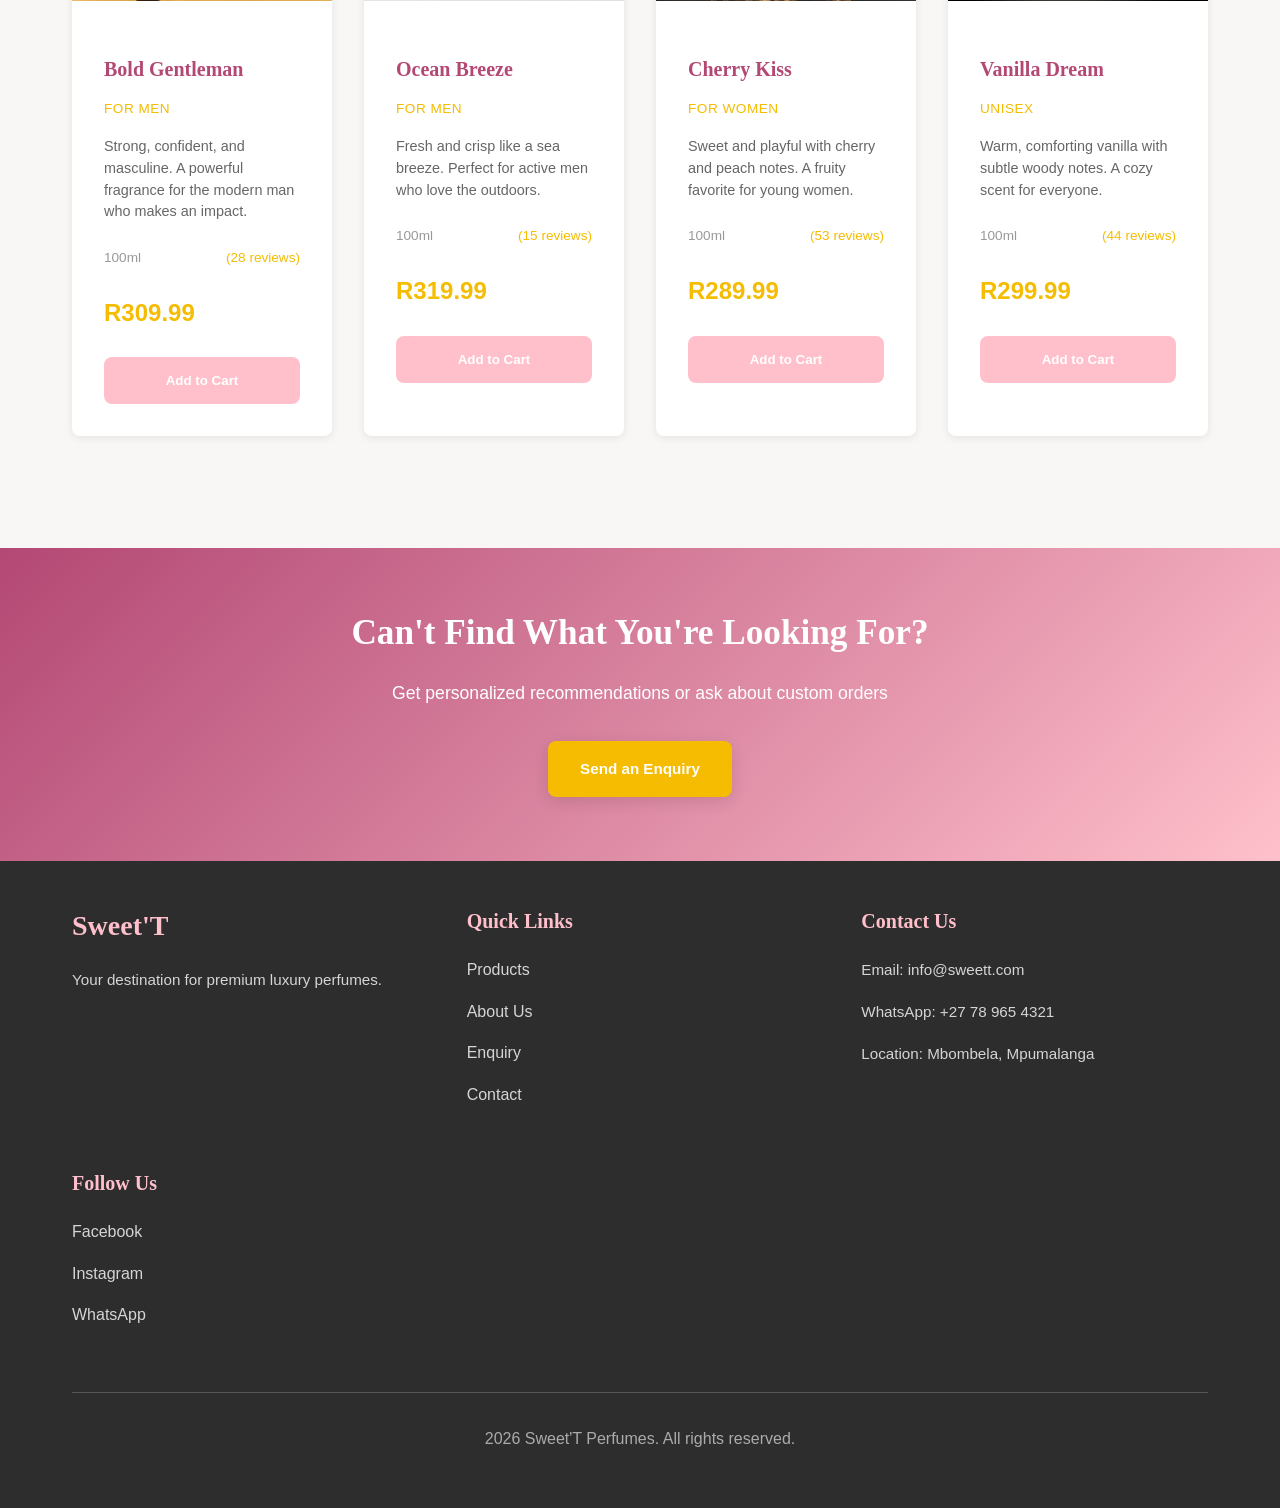
<file: sweet-t website/products.html>
<!DOCTYPE html>
<html lang="en">
<head>
    <meta charset="UTF-8">
    <meta name="viewport" content="width=device-width, initial-scale=1.0">
    <title>Products - Sweet'T Premium Perfumes</title>
    <meta name="description" content="Browse Sweet'T luxury perfume collection. Premium fragrances for men and women.">
    <link rel="stylesheet" href="css/styles.css">
</head>
<body>
    <!-- ===== HEADER / NAVIGATION ===== -->
    <header class="header">
        <div class="navbar">
            <div class="container">
                <!-- Logo -->
                <div class="logo">
                    <h1>Sweet'T</h1>
                    <p class="tagline">Luxury Perfumes</p>
                </div>

                <!-- Navigation Menu -->
                <nav class="nav-menu">
                    <a href="index.html" class="nav-link">Home</a>
                    <a href="products.html" class="nav-link active">Products</a>
                    <a href="about_us.html" class="nav-link">About Us</a>
                    <a href="enquiry.html" class="nav-link">Enquiry</a>
                    <a href="contact.html" class="nav-link">Contact</a>
                </nav>

               
                <div class="hamburger">
                    <span></span>
                    <span></span>
                    <span></span>
                </div>
            </div>
        </div>
    </header>

    <!-- ===== PAGE HERO ===== -->
    <section class="page-hero">
        <div class="container">
            <h1>Our Collection</h1>
            <p>Discover our premium selection of luxury fragrances</p>
        </div>
    </section>

    <!-- ===== MAIN CONTENT ===== -->
    <main>
        <section class="products-section">
            <div class="container">
                <!-- Filter Section -->
                <div class="filter-section">
                    <h3>Filter by Category</h3>
                    <div class="filter-buttons">
                        <button class="filter-btn active" data-filter="all">All Products</button>
                        <button class="filter-btn" data-filter="women">For Women</button>
                        <button class="filter-btn" data-filter="men">For Men</button>
                        <button class="filter-btn" data-filter="unisex">Unisex</button>
                    </div>
                </div>

                <!-- Products Grid -->
                <div class="products-grid">
                    <!-- Product 1 -->
                    <div class="product-card" data-category="women">
                        <div class="product-image">
                            <img src="images/rose-essnce.jpg" alt="Rose Essence Perfume">
                            <span class="product-badge">Featured</span>
                        </div>
                        <div class="product-info">
                            <h3 class="product-name">Rose Essence</h3>
                            <p class="product-category">For Women</p>
                            <p class="product-description">A sophisticated blend of rose petals and vanilla that captures elegance in every spray.</p>
                            <div class="product-details">
                                <span class="product-size">100ml</span>
                                <span class="product-rating"> (48 reviews)</span>
                            </div>
                            <p class="product-price">R299.99</p>
                            <button class="add-to-cart">Add to Cart</button>
                        </div>
                    </div>

                    <!-- Product 2 -->
                    <div class="product-card" data-category="unisex">
                        <div class="product-image">
                            <img src="images/gold-elegance.jpg" alt="Gold Elegance Perfume">
                            <span class="product-badge">Best Seller</span>
                        </div>
                        <div class="product-info">
                            <h3 class="product-name">Gold Elegance</h3>
                            <p class="product-category">Unisex</p>
                            <p class="product-description">Luxurious gold tones with hints of jasmine create a timeless, sophisticated scent for everyone.</p>
                            <div class="product-details">
                                <span class="product-size">100ml</span>
                                <span class="product-rating"> (62 reviews)</span>
                            </div>
                            <p class="product-price">R349.99</p>
                            <button class="add-to-cart">Add to Cart</button>
                        </div>
                    </div>

                    <!-- Product 3 -->
                    <div class="product-card" data-category="women">
                        <div class="product-image">
                            <img src="images/midnight-bliss.jpg" alt="Midnight Bliss Perfume">
                        </div>
                        <div class="product-info">
                            <h3 class="product-name">Midnight Bliss</h3>
                            <p class="product-category">For Women</p>
                            <p class="product-description">Deep, mysterious, and captivating. Perfect for evening occasions and special moments.</p>
                            <div class="product-details">
                                <span class="product-size">100ml</span>
                                <span class="product-rating"> (35 reviews)</span>
                            </div>
                            <p class="product-price">R329.99</p>
                            <button class="add-to-cart">Add to Cart</button>
                        </div>
                    </div>

                    <!-- Product 4 -->
                    <div class="product-card" data-category="women">
                        <div class="product-image">
                            <img src="images/fresh-garden.jpg" alt="Fresh Garden Perfume">
                        </div>
                        <div class="product-info">
                            <h3 class="product-name">Fresh Garden</h3>
                            <p class="product-category">For Women</p>
                            <p class="product-description">Light, refreshing, and energizing. A daytime scent that feels like a walk through a blooming garden.</p>
                            <div class="product-details">
                                <span class="product-size">100ml</span>
                                <span class="product-rating"> (41 reviews)</span>
                            </div>
                            <p class="product-price">R279.99</p>
                            <button class="add-to-cart">Add to Cart</button>
                        </div>
                    </div>

                    <!-- Product 5 -->
                    <div class="product-card" data-category="men">
                        <div class="product-image">
                            <img src="images/bold-gentleman.jpg" alt="Bold Gentleman Perfume">
                        </div>
                        <div class="product-info">
                            <h3 class="product-name">Bold Gentleman</h3>
                            <p class="product-category">For Men</p>
                            <p class="product-description">Strong, confident, and masculine. A powerful fragrance for the modern man who makes an impact.</p>
                            <div class="product-details">
                                <span class="product-size">100ml</span>
                                <span class="product-rating">(28 reviews)</span>
                            </div>
                            <p class="product-price">R309.99</p>
                            <button class="add-to-cart">Add to Cart</button>
                        </div>
                    </div>

                    <!-- Product 6 -->
                    <div class="product-card" data-category="men">
                        <div class="product-image">
                            <img src="images/ocean-breeze.jpg" alt="Ocean Breeze Perfume">
                            <span class="product-badge">New</span>
                        </div>
                        <div class="product-info">
                            <h3 class="product-name">Ocean Breeze</h3>
                            <p class="product-category">For Men</p>
                            <p class="product-description">Fresh and crisp like a sea breeze. Perfect for active men who love the outdoors.</p>
                            <div class="product-details">
                                <span class="product-size">100ml</span>
                                <span class="product-rating"> (15 reviews)</span>
                            </div>
                            <p class="product-price">R319.99</p>
                            <button class="add-to-cart">Add to Cart</button>
                        </div>
                    </div>

                    <!-- Product 7 -->
                    <div class="product-card" data-category="women">
                        <div class="product-image">
                            <img src="images/charry-kiss.jpg" alt="Cherry Kiss Perfume">
                        </div>
                        <div class="product-info">
                            <h3 class="product-name">Cherry Kiss</h3>
                            <p class="product-category">For Women</p>
                            <p class="product-description">Sweet and playful with cherry and peach notes. A fruity favorite for young women.</p>
                            <div class="product-details">
                                <span class="product-size">100ml</span>
                                <span class="product-rating"> (53 reviews)</span>
                            </div>
                            <p class="product-price">R289.99</p>
                            <button class="add-to-cart">Add to Cart</button>
                        </div>
                    </div>

                    <!-- Product 8 -->
                    <div class="product-card" data-category="unisex">
                        <div class="product-image">
                            <img src="images/vanilla-dream.jpg" alt="Vanilla Dream Perfume">
                        </div>
                        <div class="product-info">
                            <h3 class="product-name">Vanilla Dream</h3>
                            <p class="product-category">Unisex</p>
                            <p class="product-description">Warm, comforting vanilla with subtle woody notes. A cozy scent for everyone.</p>
                            <div class="product-details">
                                <span class="product-size">100ml</span>
                                <span class="product-rating"> (44 reviews)</span>
                            </div>
                            <p class="product-price">R299.99</p>
                            <button class="add-to-cart">Add to Cart</button>
                        </div>
                    </div>
                </div>
            </div>
        </section>

        <!-- Enquiry CTA Section -->
        <section class="cta-section">
            <div class="container">
                <h2>Can't Find What You're Looking For?</h2>
                <p>Get personalized recommendations or ask about custom orders</p>
                <a href="enquiry.html" class="cta-button">Send an Enquiry</a>
            </div>
        </section>
    </main>

    <!-- ===== FOOTER ===== -->
    <footer class="footer">
        <div class="container">
            <div class="footer-content">
                <!-- Footer Column 1 - About -->
                <div class="footer-section">
                    <h3>Sweet'T</h3>
                    <p>Your destination for premium luxury perfumes.</p>
                </div>

                <!-- Footer Column 2 - Quick Links -->
                <div class="footer-section">
                    <h4>Quick Links</h4>
                    <ul>
                        <li><a href="products.html">Products</a></li>
                        <li><a href="about_us.html">About Us</a></li>
                        <li><a href="enquiry.html">Enquiry</a></li>
                        <li><a href="contact.html">Contact</a></li>
                    </ul>
                </div>

                <!-- Footer Column 3 - Contact Info -->
                <div class="footer-section">
                    <h4>Contact Us</h4>
                    <p>Email: info@sweett.com</p>
                    <p>WhatsApp: +27 78 965 4321</p>
                    <p>Location: Mbombela, Mpumalanga</p>
                </div>

                <!-- Footer Column 4 - Social Links -->
                <div class="footer-section">
                    <h4>Follow Us</h4>
                    <ul>
                        <li><a href="#">Facebook</a></li>
                        <li><a href="#">Instagram</a></li>
                        <li><a href="#">WhatsApp</a></li>
                    </ul>
                </div>
            </div>

            <!-- Copyright -->
            <div class="footer-bottom">
                <p>2026 Sweet'T Perfumes. All rights reserved.</p>
            </div>
        </div>
    </footer>

    <script src="javascript/script" defer></script>

</body>
</html>
</file>
<file: sweet-t website/css/styles.css>
/* ============================================
   SWEET'T PERFUME STORE - STYLESHEET
   Color Scheme: Soft Pink, Gold, White
   Typography: Playfair Display (Headings), Aptos (Body)
   ============================================ */

/* ===== CSS VARIABLES ===== */
:root {
    /* Color Palette */
    --primary-pink: pink;
    --dark-pink: rgb(179, 72, 116);
    --accent-gold: #f5bc01;
    --light-gold: #F5E6D3;
    --white: #FFFFFF;
    --dark-text: #2D2D2D;
    --light-gray: #F9F7F5;
    --border-gray: #E8E8E8;

    /* Typography */
    --heading-font: 'Playfair Display', serif;
    --body-font: 'Aptos', -apple-system, BlinkMacSystemFont, 'Segoe UI', sans-serif;

    /* Spacing */
    --spacing-xs: 0.5rem;
    --spacing-sm: 1rem;
    --spacing-md: 1.5rem;
    --spacing-lg: 2rem;
    --spacing-xl: 3rem;
    --spacing-xxl: 4rem;

    /* Border Radius */
    --radius-sm: 4px;
    --radius-md: 8px;
    --radius-lg: 12px;

    /* Shadows */
    --shadow-sm: 0 2px 8px rgba(0, 0, 0, 0.08);
    --shadow-md: 0 4px 16px rgba(0, 0, 0, 0.12);
    --shadow-lg: 0 8px 24px rgba(0, 0, 0, 0.15);

    /* Transitions */
    --transition: all 0.3s ease;
}

/* ===== RESET & BASE STYLES ===== */
* {
    margin: 0;
    padding: 0;
    box-sizing: border-box;
}

html {
    scroll-behavior: smooth;
}

body {
    font-family: var(--body-font);
    color: var(--dark-text);
    background-color: var(--white);
    line-height: 1.6;
    font-size: 16px;
}

/* ===== TYPOGRAPHY ===== */
h1, h2, h3, h4, h5, h6 {
    font-family: var(--heading-font);
    font-weight: 700;
    line-height: 1.2;
    margin-bottom: var(--spacing-md);
}

h1 {
    font-size: 3.5rem;
    letter-spacing: -1px;
}

h2 {
    font-size: 2.5rem;
    margin-bottom: var(--spacing-lg);
}

h3 {
    font-size: 1.75rem;
}

h4 {
    font-size: 1.25rem;
}

p {
    margin-bottom: var(--spacing-md);
    font-size: 1rem;
    line-height: 1.7;
}

a {
    color: var(--accent-gold);
    text-decoration: none;
    transition: var(--transition);
}

a:hover {
    color: var(--dark-pink);
}

button {
    font-family: var(--body-font);
    cursor: pointer;
    transition: var(--transition);
    border: none;
}

/* ===== CONTAINER & LAYOUT ===== */
.container {
    max-width: 1200px;
    margin: 0 auto;
    padding: 0 var(--spacing-md);
}

/* ===== HEADER & NAVIGATION ===== */
.header {
    background-color: var(--white);
    border-bottom: 1px solid var(--border-gray);
    position: sticky;
    top: 0;
    z-index: 100;
    box-shadow: var(--shadow-sm);
}

.navbar {
    padding: var(--spacing-md) 0;
}

.navbar .container {
    display: flex;
    justify-content: space-between;
    align-items: center;
}

.logo {
    display: flex;
    flex-direction: column;
    align-items: center;
}

.logo h1 {
    font-size: 2rem;
    margin: 0;
    color: var(--dark-pink);
}

.tagline {
    font-size: 0.75rem;
    letter-spacing: 2px;
    text-transform: uppercase;
    color: var(--accent-gold);
    margin: 0;
}

/* Navigation Menu */
.nav-menu {
    display: flex;
    gap: var(--spacing-lg);
    align-items: center;
}

.nav-link {
    font-size: 0.95rem;
    color: var(--dark-text);
    padding: var(--spacing-sm) 0;
    border-bottom: 2px solid transparent;
    transition: var(--transition);
}

.nav-link:hover,
.nav-link.active {
    color: var(--dark-pink);
    border-bottom-color: var(--accent-gold);
}

/* Hamburger Menu */
.hamburger {
    display: none;
    flex-direction: column;
    cursor: pointer;
}

.hamburger span {
    width: 25px;
    height: 3px;
    background-color: var(--dark-text);
    margin: 4px 0;
    transition: var(--transition);
    border-radius: var(--radius-sm);
}

/* ===== HERO SECTION ===== */
.hero {
    background: linear-gradient(135deg, var(--primary-pink) 0%, var(--light-gold) 100%);
    padding: 100px var(--spacing-md);
    text-align: center;
    color: var(--white);
    position: relative;
    overflow: hidden;
}

.hero-content {
    max-width: 700px;
    margin: 0 auto;
}

.hero-title {
    font-size: 3rem;
    margin-bottom: var(--spacing-md);
    text-shadow: 0 2px 4px rgba(0, 0, 0, 0.1);
}

.hero-subtitle {
    font-size: 1.25rem;
    margin-bottom: var(--spacing-lg);
    font-weight: 300;
    opacity: 0.95;
}

/* ===== BUTTONS ===== */
.cta-button {
    display: inline-block;
    padding: var(--spacing-sm) var(--spacing-lg);
    background-color: var(--accent-gold);
    color: var(--white);
    border-radius: var(--radius-md);
    font-weight: 600;
    font-size: 0.95rem;
    box-shadow: var(--shadow-md);
    transition: var(--transition);
}

.cta-button:hover {
    background-color: var(--dark-pink);
    transform: translateY(-2px);
    box-shadow: var(--shadow-lg);
    color: var(--white);
}

.cta-button.secondary {
    background-color: transparent;
    border: 2px solid var(--white);
    color: var(--white);
}

.cta-button.secondary:hover {
    background-color: var(--white);
    color: var(--dark-pink);
}

.cta-link {
    color: var(--accent-gold);
    font-weight: 600;
    display: inline-block;
    padding-bottom: 4px;
    border-bottom: 2px solid var(--accent-gold);
}

.cta-link:hover {
    color: var(--dark-pink);
    border-bottom-color: var(--dark-pink);
}

/* ===== MAIN CONTENT & SECTIONS ===== */
main {
    background-color: var(--white);
}

section {
    padding: var(--spacing-xxl) var(--spacing-md);
}

.section-title {
    text-align: center;
    font-size: 2.5rem;
    margin-bottom: var(--spacing-md);
    color: var(--dark-pink);
}

.section-subtitle {
    text-align: center;
    font-size: 1.1rem;
    color: #666;
    margin-bottom: var(--spacing-xl);
}

/* ===== FEATURED PRODUCTS SECTION ===== */
.featured-products {
    background-color: var(--light-gray);
}

.products-grid {
    display: grid;
    grid-template-columns: repeat(auto-fit, minmax(250px, 1fr));
    gap: var(--spacing-lg);
    margin-bottom: var(--spacing-xl);
}

.product-card {
    background-color: var(--white);
    border-radius: var(--radius-md);
    overflow: hidden;
    box-shadow: var(--shadow-sm);
    transition: var(--transition);
}

.product-card:hover {
    box-shadow: var(--shadow-lg);
    transform: translateY(-8px);
}

.product-image {
    width: 100%;
    height: 280px;
    background-color: var(--light-gold);
    display: flex;
    align-items: center;
    justify-content: center;
    overflow: hidden;
    position: relative;
}

.product-image img {
    width: 100%;
    height: 100%;
    object-fit: cover;
    transition: var(--transition);
}

.product-card:hover .product-image img {
    transform: scale(1.05);
}

.product-badge {
    position: absolute;
    top: var(--spacing-sm);
    right: var(--spacing-sm);
    background-color: var(--primary-pink);
    color: var(--white);
    padding: 4px 12px;
    border-radius: 20px;
    font-size: 0.75rem;
    font-weight: 600;
}

.product-info {
    padding: var(--spacing-lg);
}

.product-name {
    font-size: 1.25rem;
    margin: var(--spacing-md) 0 var(--spacing-sm) 0;
    color: var(--dark-pink);
}

.product-description {
    font-size: 0.9rem;
    color: #666;
    margin-bottom: var(--spacing-md);
    line-height: 1.5;
}

.product-details {
    display: flex;
    justify-content: space-between;
    font-size: 0.85rem;
    color: #999;
    margin-bottom: var(--spacing-md);
}

.product-price {
    font-size: 1.5rem;
    font-weight: 700;
    color: var(--accent-gold);
    margin-bottom: var(--spacing-md);
}

.add-to-cart {
    width: 100%;
    padding: var(--spacing-sm);
    background-color: var(--primary-pink);
    color: var(--white);
    border-radius: var(--radius-md);
    font-weight: 600;
    transition: var(--transition);
}

.add-to-cart:hover {
    background-color: var(--dark-pink);
}

.view-all {
    text-align: center;
    margin-top: var(--spacing-xl);
}

/* ===== WHY CHOOSE US SECTION ===== */
.why-us,
.why-choose-us {
    background-color: var(--white);
}

.features-grid {
    display: grid;
    grid-template-columns: repeat(auto-fit, minmax(250px, 1fr));
    gap: var(--spacing-lg);
}

.feature,
.value-card,
.feature-item {
    text-align: center;
    padding: var(--spacing-lg);
}

.feature-icon,
.value-icon {
    font-size: 3rem;
    margin-bottom: var(--spacing-md);
    display: block;
}

.feature h3,
.value-card h3 {
    color: var(--dark-pink);
    margin-bottom: var(--spacing-sm);
}

.feature p,
.value-card p {
    font-size: 0.95rem;
    color: #666;
}

.feature-item {
    text-align: left;
    padding: var(--spacing-lg);
    border-left: 4px solid var(--accent-gold);
    background-color: var(--light-gray);
    border-radius: var(--radius-md);
}

.feature-item h4 {
    color: var(--dark-pink);
    margin-bottom: var(--spacing-sm);
}

.feature-item p {
    color: #666;
    font-size: 0.95rem;
}

/* ===== CALL TO ACTION SECTION ===== */
.cta-section {
    background: linear-gradient(135deg, var(--dark-pink) 0%, var(--primary-pink) 100%);
    color: var(--white);
    text-align: center;
    padding: var(--spacing-xxl) var(--spacing-md);
}

.cta-section h2 {
    color: var(--white);
    margin-bottom: var(--spacing-md);
}

.cta-section p {
    font-size: 1.1rem;
    margin-bottom: var(--spacing-lg);
}

.cta-buttons {
    display: flex;
    gap: var(--spacing-md);
    justify-content: center;
    flex-wrap: wrap;
}

/* ===== PAGE HERO ===== */
.page-hero {
    background: linear-gradient(135deg, var(--primary-pink) 0%, var(--light-gold) 100%);
    color: var(--white);
    text-align: center;
    padding: 60px var(--spacing-md);
}

.page-hero h1 {
    font-size: 2.5rem;
    margin-bottom: var(--spacing-sm);
}

.page-hero p {
    font-size: 1.1rem;
    opacity: 0.95;
}

/* ===== ABOUT SECTION ===== */
.about-section {
    background-color: var(--light-gray);
}

.about-content {
    display: grid;
    grid-template-columns: 1fr 1fr;
    gap: var(--spacing-xl);
    align-items: center;
}

.about-text h2 {
    color: var(--dark-pink);
}

.about-text p {
    color: #666;
    line-height: 1.8;
}

.about-image img {
    width: 100%;
    border-radius: var(--radius-lg);
    box-shadow: var(--shadow-lg);
}

/* ===== MISSION & VISION ===== */
.mission-vision {
    background-color: var(--white);
}

.mission-vision-grid {
    display: grid;
    grid-template-columns: repeat(auto-fit, minmax(300px, 1fr));
    gap: var(--spacing-xl);
}

.mission-card,
.vision-card {
    background-color: var(--light-gray);
    padding: var(--spacing-xl);
    border-radius: var(--radius-lg);
    text-align: center;
    box-shadow: var(--shadow-sm);
}

.mission-card .card-icon,
.vision-card .card-icon {
    font-size: 4rem;
    margin-bottom: var(--spacing-md);
}

.mission-card h3,
.vision-card h3 {
    color: var(--dark-pink);
    margin-bottom: var(--spacing-md);
}

.mission-card p,
.vision-card p {
    color: #666;
    font-size: 1rem;
    line-height: 1.6;
}

/* ===== VALUES SECTION ===== */
.values-section {
    background-color: var(--light-gray);
}

.values-grid {
    display: grid;
    grid-template-columns: repeat(auto-fit, minmax(250px, 1fr));
    gap: var(--spacing-lg);
}

.value-card {
    background-color: var(--white);
    padding: var(--spacing-lg);
    border-radius: var(--radius-md);
    box-shadow: var(--shadow-sm);
    transition: var(--transition);
}

.value-card:hover {
    transform: translateY(-4px);
    box-shadow: var(--shadow-md);
}

/* ===== PRODUCTS PAGE ===== */
.products-section {
    background-color: var(--light-gray);
}

.filter-section {
    text-align: center;
    margin-bottom: var(--spacing-xl);
}

.filter-section h3 {
    color: var(--dark-pink);
    margin-bottom: var(--spacing-lg);
}

.filter-buttons {
    display: flex;
    gap: var(--spacing-md);
    justify-content: center;
    flex-wrap: wrap;
}

.filter-btn {
    padding: var(--spacing-sm) var(--spacing-lg);
    background-color: var(--white);
    color: var(--dark-text);
    border: 2px solid var(--border-gray);
    border-radius: var(--radius-md);
    font-weight: 600;
    cursor: pointer;
    transition: var(--transition);
}

.filter-btn:hover,
.filter-btn.active {
    background-color: var(--primary-pink);
    color: var(--white);
    border-color: var(--primary-pink);
}

.product-category {
    font-size: 0.85rem;
    color: var(--accent-gold);
    text-transform: uppercase;
    letter-spacing: 0.5px;
    margin-bottom: var(--spacing-sm);
}

.product-rating {
    font-size: 0.85rem;
    color: var(--accent-gold);
}

/* ===== ENQUIRY PAGE ===== */
.enquiry-section {
    background-color: var(--white);
}

.enquiry-wrapper {
    display: grid;
    grid-template-columns: 1fr 1fr;
    gap: var(--spacing-xl);
}

.enquiry-info h2 {
    color: var(--dark-pink);
    margin-bottom: var(--spacing-lg);
}

.enquiry-info p {
    color: #666;
    margin-bottom: var(--spacing-lg);
}

.info-list {
    display: flex;
    flex-direction: column;
    gap: var(--spacing-lg);
    margin-bottom: var(--spacing-xl);
}

.info-item {
    display: flex;
    gap: var(--spacing-md);
}

.info-icon {
    font-size: 2rem;
    flex-shrink: 0;
}

.info-item h4 {
    color: var(--dark-pink);
    margin: 0 0 var(--spacing-sm) 0;
}

.info-item p {
    color: #666;
    font-size: 0.9rem;
    margin: 0;
}

.response-time {
    background-color: var(--light-gold);
    padding: var(--spacing-lg);
    border-radius: var(--radius-md);
    text-align: center;
    color: var(--dark-text);
}

.response-time p {
    margin: 0;
}

/* ===== FORMS ===== */
.enquiry-form-wrapper,
.quick-contact {
    background-color: var(--light-gray);
    padding: var(--spacing-xl);
    border-radius: var(--radius-lg);
}

.enquiry-form-wrapper h2,
.quick-contact h2 {
    color: var(--dark-pink);
    margin-bottom: var(--spacing-lg);
}

.enquiry-form,
.quick-form {
    display: flex;
    flex-direction: column;
    gap: var(--spacing-md);
}

.form-group {
    display: flex;
    flex-direction: column;
}

.form-group label {
    font-weight: 600;
    color: var(--dark-text);
    margin-bottom: var(--spacing-sm);
    font-size: 0.95rem;
}

.form-group input,
.form-group textarea,
.form-group select {
    padding: var(--spacing-sm) var(--spacing-md);
    border: 2px solid var(--border-gray);
    border-radius: var(--radius-md);
    font-family: var(--body-font);
    font-size: 0.95rem;
    transition: var(--transition);
    background-color: var(--white);
}

.form-group input:focus,
.form-group textarea:focus,
.form-group select:focus {
    outline: none;
    border-color: var(--accent-gold);
    box-shadow: 0 0 0 3px rgba(212, 175, 55, 0.1);
}

.form-group textarea {
    resize: vertical;
    min-height: 120px;
}

.error-message {
    color: #E74C3C;
    font-size: 0.85rem;
    margin-top: 4px;
    display: none;
}

.form-group.error input,
.form-group.error textarea,
.form-group.error select {
    border-color: #E74C3C;
}

.form-group.error .error-message {
    display: block;
}

.character-count {
    font-size: 0.75rem;
    color: #999;
    margin-top: 4px;
}

.radio-group {
    display: flex;
    gap: var(--spacing-lg);
    flex-wrap: wrap;
}

.radio-label,
.checkbox-label {
    display: flex;
    align-items: center;
    gap: var(--spacing-sm);
    cursor: pointer;
    font-weight: 500;
    color: var(--dark-text);
}

.radio-label input,
.checkbox-label input {
    cursor: pointer;
    width: 18px;
    height: 18px;
    accent-color: var(--accent-gold);
}

.submit-btn {
    padding: var(--spacing-sm) var(--spacing-lg);
    background-color: var(--accent-gold);
    color: var(--white);
    border-radius: var(--radius-md);
    font-weight: 600;
    font-size: 0.95rem;
    margin-top: var(--spacing-md);
    transition: var(--transition);
}

.submit-btn:hover {
    background-color: var(--dark-pink);
}

.success-message {
    background-color: #D4EDDA;
    color: #155724;
    padding: var(--spacing-md);
    border-radius: var(--radius-md);
    margin-top: var(--spacing-md);
    border-left: 4px solid #28A745;
}

/* ===== FAQ SECTION ===== */
.faq-section {
    background-color: var(--light-gray);
}

.faq-grid {
    display: grid;
    grid-template-columns: repeat(auto-fit, minmax(280px, 1fr));
    gap: var(--spacing-lg);
}

.faq-item {
    background-color: var(--white);
    padding: var(--spacing-lg);
    border-radius: var(--radius-md);
    box-shadow: var(--shadow-sm);
}

.faq-item h4 {
    color: var(--dark-pink);
    margin-bottom: var(--spacing-sm);
}

.faq-item p {
    color: #666;
    font-size: 0.95rem;
    margin: 0;
}

/* ===== CONTACT PAGE ===== */
.contact-section {
    background-color: var(--light-gray);
}

.contact-wrapper {
    display: grid;
    grid-template-columns: 1fr 1fr;
    gap: var(--spacing-xl);
}

.contact-info h2 {
    color: var(--dark-pink);
    margin-bottom: var(--spacing-lg);
}

.contact-item {
    background-color: var(--white);
    padding: var(--spacing-lg);
    border-radius: var(--radius-md);
    box-shadow: var(--shadow-sm);
    margin-bottom: var(--spacing-lg);
    display: flex;
    gap: var(--spacing-lg);
}

.contact-icon {
    font-size: 2rem;
    flex-shrink: 0;
}

.contact-details h3 {
    color: var(--dark-pink);
    margin-bottom: var(--spacing-sm);
}

.contact-details p {
    color: #666;
    font-size: 0.95rem;
    margin: var(--spacing-sm) 0;
}

.contact-meta {
    font-size: 0.85rem;
    color: #999 !important;
}

.contact-link {
    color: var(--accent-gold);
    font-weight: 600;
    display: inline-block;
    margin-top: var(--spacing-sm);
}

.contact-link:hover {
    color: var(--dark-pink);
}

.business-hours {
    background-color: var(--light-gold);
    padding: var(--spacing-lg);
    border-radius: var(--radius-md);
    margin-top: var(--spacing-lg);
}

.business-hours h3 {
    color: var(--dark-pink);
    margin-bottom: var(--spacing-md);
}

.hours-list {
    display: flex;
    flex-direction: column;
    gap: var(--spacing-sm);
}

.hour-item {
    display: flex;
    justify-content: space-between;
    padding: var(--spacing-sm) 0;
    border-bottom: 1px solid rgba(212, 175, 55, 0.3);
}

.hour-item:last-child {
    border-bottom: none;
}

.quick-contact {
    background-color: var(--light-gray);
    padding: var(--spacing-xl);
    border-radius: var(--radius-lg);
    height: fit-content;
    position: sticky;
    top: 100px;
}

.quick-contact h2 {
    color: var(--dark-pink);
    margin-bottom: var(--spacing-lg);
}

/* ===== MAP SECTION ===== */
.map-section {
    background-color: var(--white);
}

.map-container {
    width: 100%;
    margin-bottom: var(--spacing-xl);
    border-radius: var(--radius-lg);
    overflow: hidden;
    box-shadow: var(--shadow-md);
}

.map-info {
    background-color: var(--light-gold);
    padding: var(--spacing-lg);
    text-align: center;
    border-radius: var(--radius-md);
    color: var(--dark-text);
}

/* ===== SOCIAL SECTION ===== */
.social-section {
    background-color: var(--light-gray);
}

.social-links {
    display: flex;
    gap: var(--spacing-lg);
    justify-content: center;
    flex-wrap: wrap;
}

.social-btn {
    display: inline-flex;
    align-items: center;
    gap: var(--spacing-sm);
    padding: var(--spacing-sm) var(--spacing-lg);
    border-radius: var(--radius-md);
    font-weight: 600;
    transition: var(--transition);
    color: var(--white);
    text-decoration: none;
}

.social-btn.facebook {
    background-color: #1877F2;
}

.social-btn.instagram {
    background: linear-gradient(135deg, #667eea 0%, #764ba2 100%);
}

.social-btn.whatsapp {
    background-color: #25D366;
}

.social-btn:hover {
    transform: translateY(-2px);
    box-shadow: var(--shadow-md);
}

/* ===== NEWSLETTER SECTION ===== */
.newsletter-section {
    background: linear-gradient(135deg, var(--primary-pink) 0%, var(--accent-gold) 100%);
    color: var(--white);
}

.newsletter-content {
    text-align: center;
    max-width: 600px;
    margin: 0 auto;
}

.newsletter-content h2 {
    color: var(--white);
    margin-bottom: var(--spacing-md);
}

.newsletter-content p {
    color: rgba(255, 255, 255, 0.95);
    margin-bottom: var(--spacing-lg);
}

.newsletter-form {
    display: flex;
    gap: var(--spacing-sm);
    flex-wrap: wrap;
    justify-content: center;
}

.newsletter-form input {
    flex: 1;
    min-width: 250px;
    padding: var(--spacing-sm) var(--spacing-md);
    border: none;
    border-radius: var(--radius-md);
    font-family: var(--body-font);
}

.newsletter-form input:focus {
    outline: none;
    box-shadow: 0 0 0 3px rgba(255, 255, 255, 0.2);
}

/* ===== FOOTER ===== */
.footer {
    background-color: var(--dark-text);
    color: var(--white);
    padding: var(--spacing-xl) var(--spacing-md) var(--spacing-lg);
}

.footer-content {
    display: grid;
    grid-template-columns: repeat(auto-fit, minmax(250px, 1fr));
    gap: var(--spacing-xl);
    margin-bottom: var(--spacing-xl);
}

.footer-section h3,
.footer-section h4 {
    color: var(--primary-pink);
    margin-bottom: var(--spacing-md);
}

.footer-section p {
    color: rgba(255, 255, 255, 0.8);
    font-size: 0.95rem;
    margin-bottom: var(--spacing-sm);
}

.footer-section ul {
    list-style: none;
}

.footer-section ul li {
    margin-bottom: var(--spacing-sm);
}

.footer-section a {
    color: rgba(255, 255, 255, 0.8);
    transition: var(--transition);
}

.footer-section a:hover {
    color: var(--primary-pink);
}

.footer-bottom {
    text-align: center;
    padding-top: var(--spacing-lg);
    border-top: 1px solid rgba(255, 255, 255, 0.2);
    color: rgba(255, 255, 255, 0.6);
    font-size: 0.9rem;
}

/* ===== RESPONSIVE DESIGN - MOBILE FIRST ===== */

/* Tablet - 768px and up */
@media (min-width: 768px) {
    h1 {
        font-size: 3rem;
    }

    h2 {
        font-size: 2.2rem;
    }

    .container {
        padding: 0 var(--spacing-lg);
    }

    .nav-menu {
        gap: var(--spacing-md);
    }

    .nav-link {
        font-size: 0.9rem;
    }

    .hero {
        padding: 120px var(--spacing-lg);
    }

    .hero-title {
        font-size: 3.5rem;
    }

    .about-content {
        grid-template-columns: 1fr 1fr;
    }

    .enquiry-wrapper {
        grid-template-columns: 1fr 1fr;
    }

    .contact-wrapper {
        grid-template-columns: 1fr 1fr;
    }

    .quick-contact {
        position: sticky;
    }
}

/* Mobile - up to 767px */
@media (max-width: 767px) {
    h1 {
        font-size: 2rem;
    }

    h2 {
        font-size: 1.75rem;
    }

    .navbar .container {
        flex-wrap: wrap;
    }

    .nav-menu {
        display: none;
        flex-direction: column;
        gap: var(--spacing-md);
        width: 100%;
        padding: var(--spacing-lg) 0;
        border-top: 1px solid var(--border-gray);
        margin-top: var(--spacing-md);
    }

    .nav-menu.active {
        display: flex;
    }

    .hamburger {
        display: flex;
    }

    .hero {
        padding: 60px var(--spacing-md);
    }

    .hero-title {
        font-size: 2rem;
    }

    .hero-subtitle {
        font-size: 1rem;
    }

    .page-hero h1 {
        font-size: 1.75rem;
    }

    .section-title {
        font-size: 1.75rem;
    }

    .cta-buttons {
        flex-direction: column;
        gap: var(--spacing-md);
    }

    .cta-button {
        width: 100%;
    }

    .products-grid {
        grid-template-columns: repeat(2, 1fr);
        gap: var(--spacing-md);
    }

    .filter-buttons {
        flex-direction: column;
        align-items: stretch;
    }

    .filter-btn {
        width: 100%;
    }

    .features-grid,
    .values-grid,
    .mission-vision-grid,
    .faq-grid {
        grid-template-columns: 1fr;
    }

    .about-content {
        grid-template-columns: 1fr;
        gap: var(--spacing-lg);
    }

    .enquiry-wrapper {
        grid-template-columns: 1fr;
    }

    .contact-wrapper {
        grid-template-columns: 1fr;
    }

    .quick-contact {
        position: static;
    }

    .info-item,
    .contact-item {
        flex-direction: column;
    }

    .info-icon,
    .contact-icon {
        font-size: 1.5rem;
    }

    .radio-group {
        flex-direction: column;
        gap: var(--spacing-sm);
    }

    .newsletter-form {
        flex-direction: column;
    }

    .newsletter-form input {
        min-width: auto;
        width: 100%;
    }

    .footer-content {
        grid-template-columns: 1fr;
    }

    .map-container {
        height: 300px;
    }
}

/* Small devices - up to 480px */
@media (max-width: 480px) {
    :root {
        font-size: 14px;
    }

    h1 {
        font-size: 1.5rem;
    }

    h2 {
        font-size: 1.25rem;
    }

    .logo h1 {
        font-size: 1.25rem;
    }

    .hero {
        padding: 40px var(--spacing-md);
    }

    .hero-title {
        font-size: 1.5rem;
    }

    .section-title {
        font-size: 1.5rem;
    }

    .products-grid {
        grid-template-columns: 1fr;
    }

    .page-hero {
        padding: 40px var(--spacing-md);
    }

    .page-hero h1 {
        font-size: 1.5rem;
    }

    .product-image {
        height: 220px;
    }

    section {
        padding: var(--spacing-xl) var(--spacing-md);
    }

    .cta-section {
        padding: var(--spacing-lg) var(--spacing-md);
    }
}

/* High DPI devices */
@media (-webkit-min-device-pixel-ratio: 2), (min-resolution: 192dpi) {
    .product-image img,
    .about-image img {
        image-rendering: -webkit-optimize-contrast;
    }
}

/* Accessibility - Prefers reduced motion */
@media (prefers-reduced-motion: reduce) {
    * {
        animation-duration: 0.01ms !important;
        animation-iteration-count: 1 !important;
        transition-duration: 0.01ms !important;
    }
}

/* Accessibility - Dark mode preference */
@media (prefers-color-scheme: dark) {
    /* Keep light mode as default, but could adjust if needed */
}
</file>
